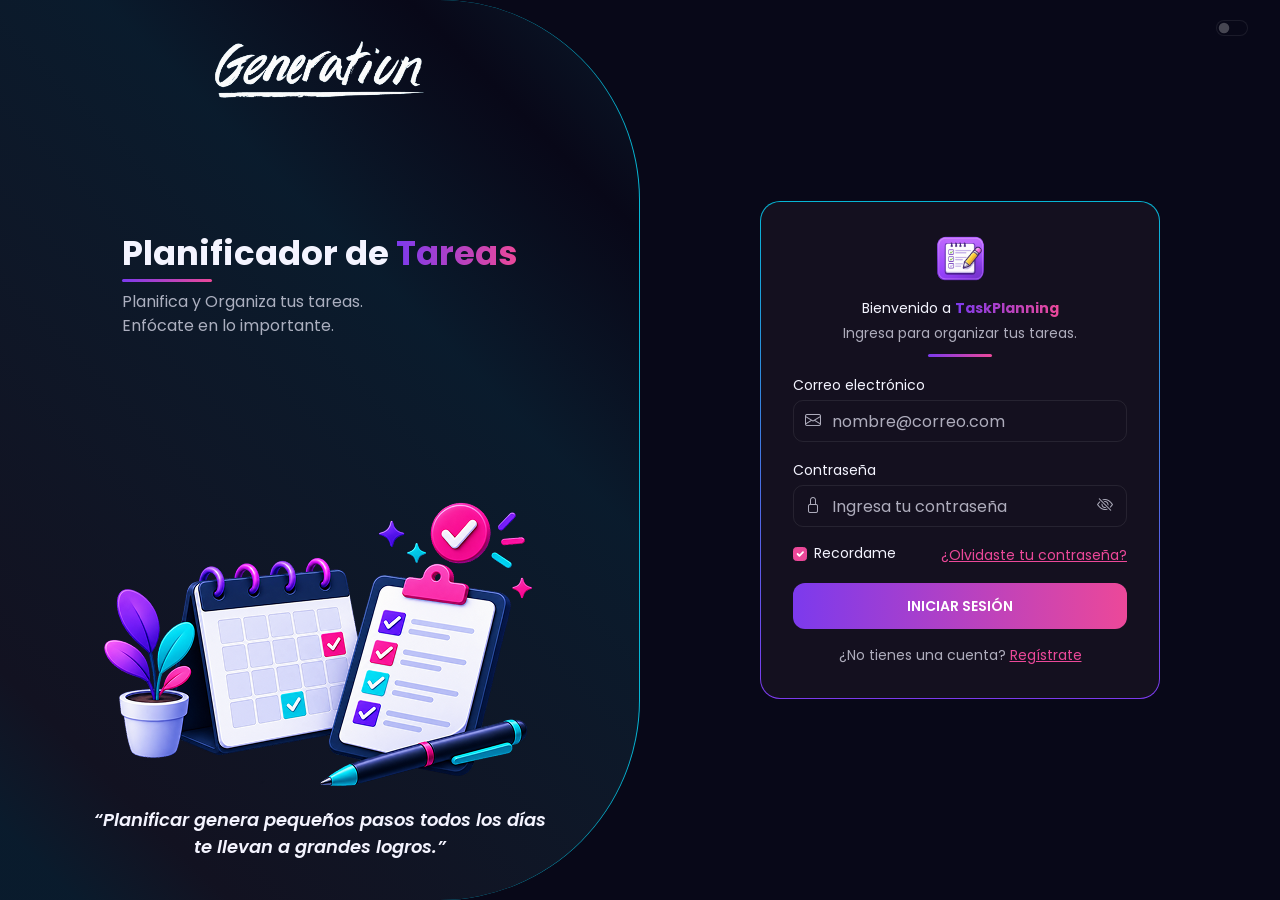
<file: index.html>
<!DOCTYPE html>
<html lang="es">
<head>
  <meta charset="UTF-8">
  <title>Planificador de Tareas</title>
  <script src="Components/auth.js"></script>
</head>
<body>
  <p>Redirigiendo…</p>
  <script>
    window.location.replace(Auth.getUser() ? "pages/tareas/tareas.html" : "pages/inicio-sesion/inicio-sesion.html");
  </script>
</body>
</html>
</file>
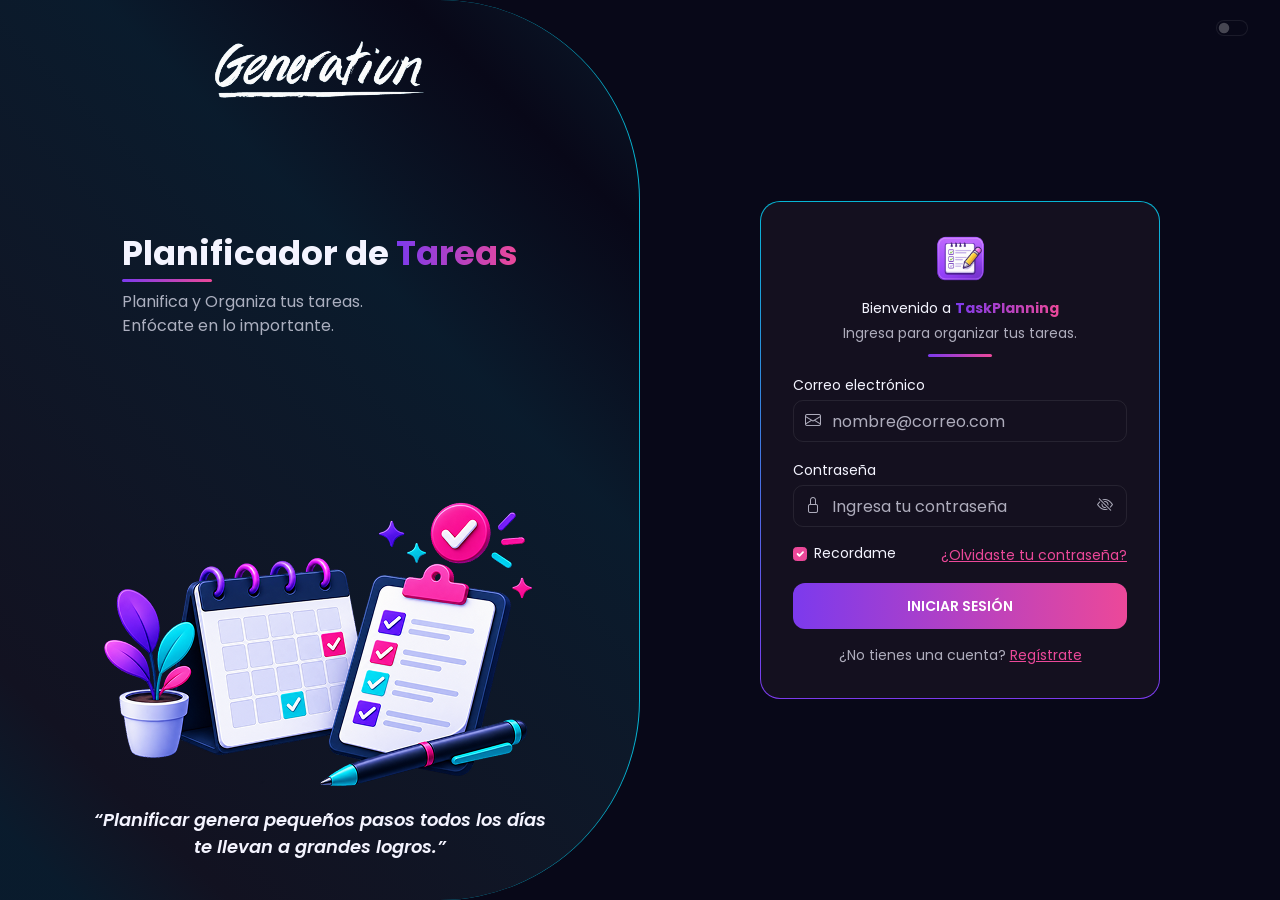
<file: pages/ajustes/ajustes.html>
<!DOCTYPE html>
<html lang="es" data-bs-theme="dark">
<head>
  <meta charset="UTF-8">
  <meta name="viewport" content="width=device-width, initial-scale=1.0">
  <script>
    (function () {
      var theme = localStorage.getItem("planificador.theme") || "dark";
      document.documentElement.setAttribute("data-bs-theme", theme);
      document.documentElement.style.backgroundColor = theme === "light" ? "#fefcf9" : "#080818";
    })();
  </script>
  <title>Ajustes · TaskPlanning</title>
  <link rel="preconnect" href="https://fonts.googleapis.com">
  <link rel="preconnect" href="https://fonts.gstatic.com" crossorigin>
  <link href="https://fonts.googleapis.com/css2?family=Poppins:ital,wght@0,400;0,500;0,600;0,700;0,800&display=swap" rel="stylesheet">
  <link href="https://cdn.jsdelivr.net/npm/bootstrap@5.3.3/dist/css/bootstrap.min.css" rel="stylesheet">
  <link href="https://cdn.jsdelivr.net/npm/bootstrap-icons@1.11.3/font/bootstrap-icons.min.css" rel="stylesheet">
  <link rel="stylesheet" href="../../css/style.css">
</head>
<body class="d-flex flex-column min-vh-100">
  <script src="../../Components/auth.js"></script>
  <script>
    if (!Auth.getUser()) {
      window.location.replace("../inicio-sesion/inicio-sesion.html");
    }
  </script>
    <nav class="navbar navbar-expand-lg sticky-top border-bottom bg-body-tertiary">
    <div class="container-fluid px-4">
      <a class="navbar-brand d-flex align-items-center gap-2" href="../tareas/tareas.html">
        <span class="logo-wrap">
          <img class="logo-crop sponsor-logo-dark" src="../../Assets/Images/logo-dark.png" alt="Logo Planificador de Tareas">
          <img class="logo-fit sponsor-logo-light" src="../../Assets/Images/logo-light.png" alt="Logo Planificador de Tareas">
        </span>
      <span class="text-brand-accent">TaskPlanning</span>
      </a>

      <button class="navbar-toggler" type="button" data-bs-toggle="collapse" data-bs-target="#mainNav" aria-controls="mainNav" aria-expanded="false" aria-label="Abrir menú">
        <span class="navbar-toggler-icon"></span>
      </button>

      <div class="collapse navbar-collapse" id="mainNav">
        <ul class="navbar-nav me-auto mb-3 mb-lg-0 gap-lg-1">
          <li class="nav-item"><a class="nav-link" data-nav-key="dashboard" href="../dashboard/dashboard.html">Dashboard</a></li>
          <li class="nav-item"><a class="nav-link" data-nav-key="tareas" href="../tareas/tareas.html">Tareas</a></li>
          <li class="nav-item"><a class="nav-link" data-nav-key="calendario" href="../calendario/calendario.html">Calendario</a></li>
          <li class="nav-item"><a class="nav-link" data-nav-key="reportes" href="../reportes/reportes.html">Reportes</a></li>
        </ul>

        <div class="d-flex flex-wrap align-items-center gap-2">
          <span class="badge rounded-pill border bg-body-tertiary text-body fw-normal">
            <span class="dot dot-baja"></span>
            Completadas <span id="statCompleted">0</span>
          </span>
          <span class="badge rounded-pill border bg-body-tertiary text-body fw-normal">
            <span class="dot dot-alta"></span>
            Pendientes <span id="statPending">0</span>
          </span>

          <div class="form-check form-switch mb-0 ms-2">
            <input class="form-check-input" type="checkbox" role="switch" id="themeToggle" aria-label="Cambiar a modo claro">
          </div>

          <div class="dropdown ms-2">
            <button class="btn d-flex align-items-center gap-2 border bg-body-tertiary rounded-3 px-2 py-1" type="button" data-bs-toggle="dropdown" aria-expanded="false">
              <span class="avatar-brand" id="navUserInitial">L</span>
              <span class="fw-bold small d-none d-md-inline" id="navUserName">Invitado</span>
            </button>
            <ul class="dropdown-menu dropdown-menu-end">
              <li><a class="dropdown-item" href="../ajustes/ajustes.html">Ajustes</a></li>
              <li><button class="dropdown-item" id="logoutBtn" type="button">Cerrar sesión</button></li>
            </ul>
          </div>
        </div>
      </div>
    </div>
  </nav>
  <script>
    (function () {
      var user = window.Auth ? window.Auth.getUser() : null;
      var name = user ? user.name : "Invitado";
      document.getElementById("navUserName").textContent = name;
      document.getElementById("navUserInitial").textContent = name.charAt(0).toUpperCase();

      var themeToggle = document.getElementById("themeToggle");
      if (themeToggle) {
        themeToggle.checked = (localStorage.getItem("planificador.theme") || "dark") === "light";
      }

      try {
        var cachedStats = JSON.parse(localStorage.getItem("planificador.stats") || "null");
        if (cachedStats) {
          document.getElementById("statCompleted").textContent = cachedStats.completed;
          document.getElementById("statPending").textContent = cachedStats.pending;
        }
      } catch (e) {
        // Sin cache aun, se completa con la primera consulta al backend.
      }
    })();
  </script>

  <main class="container-fluid px-4 py-4 flex-grow-1">
    <div class="d-flex align-items-center gap-2 mb-4">
      <span class="brand-bar"></span>
      <div>
        <h1 class="fs-4 fw-bold mb-0">Ajustes</h1>
        <p class="small text-body-secondary mb-0">Actualiza los datos de tu cuenta.</p>
      </div>
    </div>

    <div class="row justify-content-center g-4">
      <div class="col-12 col-lg-6">
        <div class="card report-card">
          <div class="d-flex align-items-center gap-3 mb-4">
            <span class="avatar-brand" id="settingsAvatar" style="width:56px;height:56px;font-size:22px;">?</span>
            <div>
              <p class="fw-bold mb-0" id="settingsCurrentName">—</p>
              <p class="small text-body-secondary mb-0" id="settingsCurrentEmail">—</p>
            </div>
          </div>

          <div class="alert alert-success py-2 small" id="settingsSuccess" hidden>Datos actualizados correctamente.</div>
          <div class="alert alert-danger py-2 small" id="settingsError" hidden></div>

          <form id="settingsForm" novalidate class="d-flex flex-column gap-3">
            <div>
              <label class="form-label small mb-1" for="settingsName">Nombre</label>
              <input id="settingsName" type="text" class="form-control" autocomplete="name" required>
            </div>

            <div>
              <label class="form-label small mb-1" for="settingsEmail">Correo electrónico</label>
              <input id="settingsEmail" type="email" class="form-control" autocomplete="email" required>
            </div>

            <div>
              <label class="form-label small mb-1" for="settingsBirthDate">Fecha de nacimiento</label>
              <input id="settingsBirthDate" type="date" class="form-control">
            </div>

            <button type="submit" class="btn btn-brand">GUARDAR CAMBIOS</button>
          </form>
        </div>

        <div class="card report-card mt-4">
          <div class="d-flex align-items-center gap-2 mb-3">
            <span class="brand-bar"></span>
            <h2 class="fs-6 fw-semibold mb-0">CAMBIAR CONTRASEÑA</h2>
          </div>

          <div class="alert alert-success py-2 small" id="passwordSuccess" hidden>Contraseña actualizada correctamente.</div>
          <div class="alert alert-danger py-2 small" id="passwordError" hidden></div>

          <form id="passwordForm" novalidate class="d-flex flex-column gap-3">
            <div>
              <label class="form-label small mb-1" for="settingsPassword">Nueva contraseña</label>
              <input id="settingsPassword" type="password" class="form-control" placeholder="Escribe tu nueva contraseña" autocomplete="new-password" minlength="5" required>
            </div>

            <button type="submit" class="btn btn-outline-secondary">ACTUALIZAR CONTRASEÑA</button>
          </form>
        </div>
      </div>
    </div>
  </main>

    <footer class="border-top bg-body-tertiary mt-auto">
    <div class="container-fluid px-4 py-5">
      <div class="row g-4">
        <div class="col-12 col-md-5">
          <p class="fw-bold mb-2">Planificador de Tareas</p>
          <p class="small text-body-secondary">Organiza tus tareas de forma inteligente. Productividad sin fricciones, diseñada para ti.</p>
          <p class="small fw-bold mb-1" style="color: var(--accent-1);">AUTORA</p>
          <p class="small fw-semibold mb-0">Lizeth Andrea Caro Silva</p>
        </div>

        <div class="col-6 col-md-3">
          <p class="small fw-bold mb-2" style="color: var(--accent-1);">NAVEGACIÓN</p>
          <ul class="list-unstyled d-flex flex-column gap-2 small mb-0">
            <li><a class="text-body-secondary text-decoration-none" href="../dashboard/dashboard.html">Dashboard</a></li>
            <li><a class="text-body-secondary text-decoration-none" href="../tareas/tareas.html">Lista de Tareas</a></li>
            <li><a class="text-body-secondary text-decoration-none" href="../calendario/calendario.html">Calendario</a></li>
            <li><a class="text-body-secondary text-decoration-none" href="../reportes/reportes.html">Reportes</a></li>
            <li><a class="text-body-secondary text-decoration-none" href="../ajustes/ajustes.html">Ajustes</a></li>
          </ul>
        </div>

        <div class="col-6 col-md-4">
          <p class="small fw-bold mb-2" style="color: var(--accent-1);">PATROCINADORES</p>
          <p class="small text-body-secondary">Proyecto posible gracias al apoyo de nuestros patrocinadores principales.</p>
          <div class="card bg-body-secondary p-3 d-inline-flex" style="width: fit-content;">
            <div class="sponsor-logo-wrap sponsor-logo-dark">
              <img src="../../Assets/Images/sponsor-dark.png" alt="Generation">
            </div>
            <div class="sponsor-logo-wrap sponsor-logo-light">
              <img src="../../Assets/Images/sponsor-light.png" alt="Generation">
            </div>
            <p class="small text-body-secondary mt-2 mb-0">Patrocinador Principal</p>
          </div>
        </div>
      </div>
    </div>

    <div class="border-top py-3">
      <div class="container-fluid px-4">
        <p class="small text-body-secondary mb-0">© 2025 Planificador de Tareas · Lizeth Andrea Caro Silva</p>
      </div>
    </div>
  </footer>

  <script src="https://cdn.jsdelivr.net/npm/bootstrap@5.3.3/dist/js/bootstrap.bundle.min.js"></script>
  <script src="../../Components/config.js"></script>
  <script src="../../Components/navbar.js"></script>
  <script src="ajustes.js"></script>
  <script>
    Components.initNavbar("ajustes");
  </script>
</body>
</html>
</file>
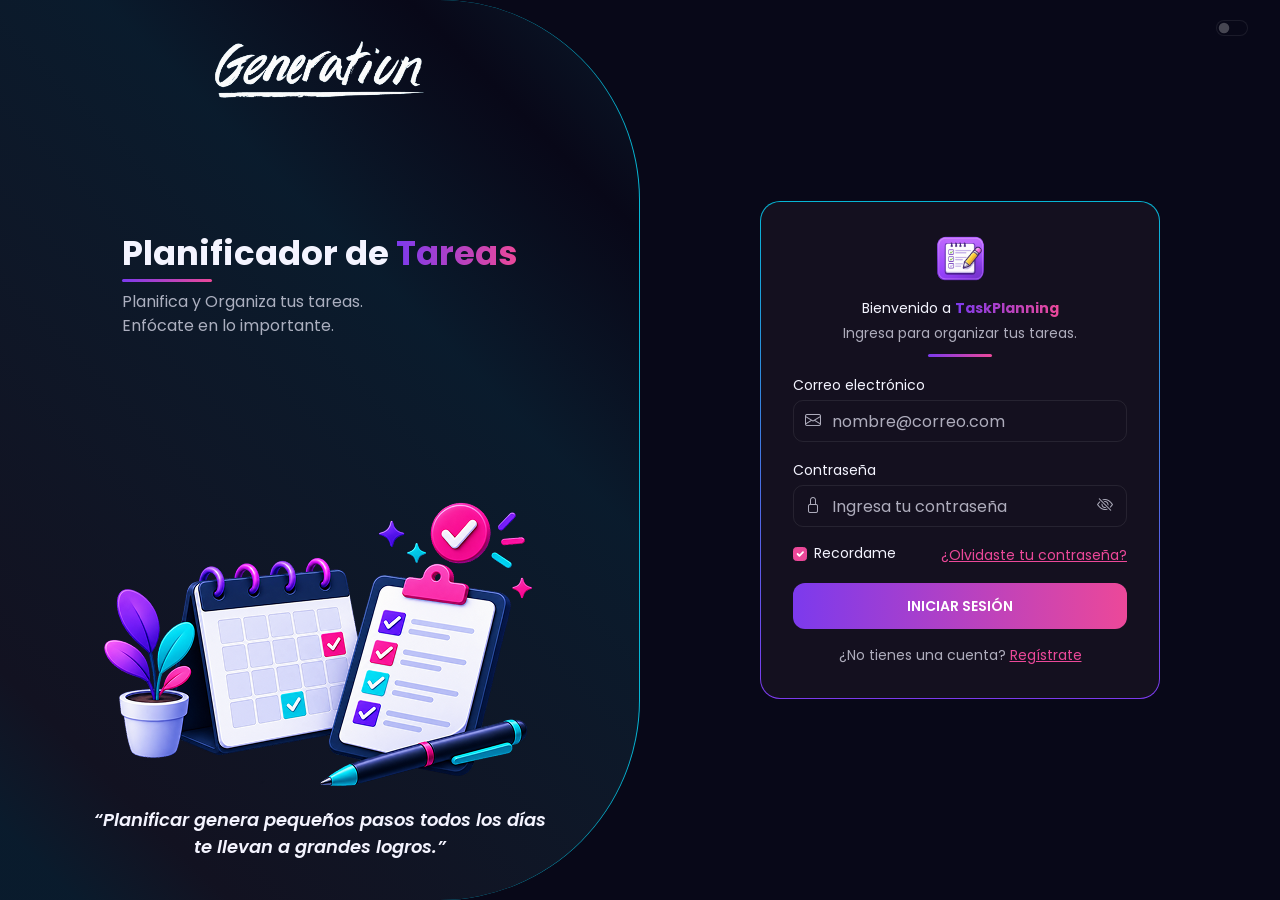
<file: pages/calendario/calendario.html>
<!DOCTYPE html>
<html lang="es" data-bs-theme="dark">
<head>
  <meta charset="UTF-8">
  <meta name="viewport" content="width=device-width, initial-scale=1.0">
  <script>
    (function () {
      var theme = localStorage.getItem("planificador.theme") || "dark";
      document.documentElement.setAttribute("data-bs-theme", theme);
      document.documentElement.style.backgroundColor = theme === "light" ? "#fefcf9" : "#080818";
    })();
  </script>
  <title>Calendario · TaskPlanning</title>
  <link rel="preconnect" href="https://fonts.googleapis.com">
  <link rel="preconnect" href="https://fonts.gstatic.com" crossorigin>
  <link href="https://fonts.googleapis.com/css2?family=Poppins:ital,wght@0,400;0,500;0,600;0,700;0,800&display=swap" rel="stylesheet">
  <link href="https://cdn.jsdelivr.net/npm/bootstrap@5.3.3/dist/css/bootstrap.min.css" rel="stylesheet">
  <link href="https://cdn.jsdelivr.net/npm/bootstrap-icons@1.11.3/font/bootstrap-icons.min.css" rel="stylesheet">
  <link rel="stylesheet" href="../../css/style.css">
</head>
<body class="d-flex flex-column min-vh-100">
  <script src="../../Components/auth.js"></script>
  <script>
    if (!Auth.getUser()) {
      window.location.replace("../inicio-sesion/inicio-sesion.html");
    }
  </script>
    <nav class="navbar navbar-expand-lg sticky-top border-bottom bg-body-tertiary">
    <div class="container-fluid px-4">
      <a class="navbar-brand d-flex align-items-center gap-2" href="../tareas/tareas.html">
        <span class="logo-wrap">
          <img class="logo-crop sponsor-logo-dark" src="../../Assets/Images/logo-dark.png" alt="Logo Planificador de Tareas">
          <img class="logo-fit sponsor-logo-light" src="../../Assets/Images/logo-light.png" alt="Logo Planificador de Tareas">
        </span>
      <span class="text-brand-accent">TaskPlanning</span>
      </a>

      <button class="navbar-toggler" type="button" data-bs-toggle="collapse" data-bs-target="#mainNav" aria-controls="mainNav" aria-expanded="false" aria-label="Abrir menú">
        <span class="navbar-toggler-icon"></span>
      </button>

      <div class="collapse navbar-collapse" id="mainNav">
        <ul class="navbar-nav me-auto mb-3 mb-lg-0 gap-lg-1">
          <li class="nav-item"><a class="nav-link" data-nav-key="dashboard" href="../dashboard/dashboard.html">Dashboard</a></li>
          <li class="nav-item"><a class="nav-link" data-nav-key="tareas" href="../tareas/tareas.html">Tareas</a></li>
          <li class="nav-item"><a class="nav-link" data-nav-key="calendario" href="../calendario/calendario.html">Calendario</a></li>
          <li class="nav-item"><a class="nav-link" data-nav-key="reportes" href="../reportes/reportes.html">Reportes</a></li>
        </ul>

        <div class="d-flex flex-wrap align-items-center gap-2">
          <span class="badge rounded-pill border bg-body-tertiary text-body fw-normal">
            <span class="dot dot-baja"></span>
            Completadas <span id="statCompleted">0</span>
          </span>
          <span class="badge rounded-pill border bg-body-tertiary text-body fw-normal">
            <span class="dot dot-alta"></span>
            Pendientes <span id="statPending">0</span>
          </span>

          <div class="form-check form-switch mb-0 ms-2">
            <input class="form-check-input" type="checkbox" role="switch" id="themeToggle" aria-label="Cambiar a modo claro">
          </div>

          <div class="dropdown ms-2">
            <button class="btn d-flex align-items-center gap-2 border bg-body-tertiary rounded-3 px-2 py-1" type="button" data-bs-toggle="dropdown" aria-expanded="false">
              <span class="avatar-brand" id="navUserInitial">L</span>
              <span class="fw-bold small d-none d-md-inline" id="navUserName">Invitado</span>
            </button>
            <ul class="dropdown-menu dropdown-menu-end">
              <li><a class="dropdown-item" href="../ajustes/ajustes.html">Ajustes</a></li>
              <li><button class="dropdown-item" id="logoutBtn" type="button">Cerrar sesión</button></li>
            </ul>
          </div>
        </div>
      </div>
    </div>
  </nav>
  <script>
    (function () {
      var user = window.Auth ? window.Auth.getUser() : null;
      var name = user ? user.name : "Invitado";
      document.getElementById("navUserName").textContent = name;
      document.getElementById("navUserInitial").textContent = name.charAt(0).toUpperCase();

      var themeToggle = document.getElementById("themeToggle");
      if (themeToggle) {
        themeToggle.checked = (localStorage.getItem("planificador.theme") || "dark") === "light";
      }

      try {
        var cachedStats = JSON.parse(localStorage.getItem("planificador.stats") || "null");
        if (cachedStats) {
          document.getElementById("statCompleted").textContent = cachedStats.completed;
          document.getElementById("statPending").textContent = cachedStats.pending;
        }
      } catch (e) {
        // Sin cache aun, se completa con la primera consulta al backend.
      }
    })();
  </script>

  <main class="container-fluid px-4 py-4 flex-grow-1">
    <div class="d-flex flex-wrap align-items-center justify-content-between gap-3 mb-4">
      <div class="d-flex align-items-center gap-2">
        <span class="brand-bar"></span>
        <h1 class="fs-4 fw-bold mb-0">Calendario</h1>
      </div>

      <div class="d-flex align-items-center gap-2">
        <button class="btn btn-outline-secondary btn-sm" id="calPrevBtn" type="button" aria-label="Mes anterior">
          <i class="bi bi-chevron-left"></i>
        </button>
        <span class="cal-month-label" id="calMonthLabel">—</span>
        <button class="btn btn-outline-secondary btn-sm" id="calNextBtn" type="button" aria-label="Mes siguiente">
          <i class="bi bi-chevron-right"></i>
        </button>
        <button class="btn btn-brand btn-sm ms-2" id="calTodayBtn" type="button">HOY</button>
      </div>
    </div>

    <div class="row g-4">
      <section class="col-12 col-xl-8">
        <div class="card cal-card">
          <div class="cal-grid cal-grid-header">
            <span>Lun</span><span>Mar</span><span>Mié</span><span>Jue</span><span>Vie</span>
            <span class="cal-weekend-label">Sáb</span><span class="cal-weekend-label">Dom</span>
          </div>
          <div class="cal-grid cal-grid-body" id="calGrid"></div>

          <div class="d-flex flex-wrap gap-3 mt-3 cal-legend">
            <span class="d-flex align-items-center gap-2"><span class="dot dot-baja"></span>PENDIENTE</span>
            <span class="d-flex align-items-center gap-2"><span class="dot dot-alta"></span>EN PROGRESO</span>
            <span class="d-flex align-items-center gap-2"><span class="dot dot-media"></span>REVISIÓN</span>
            <span class="d-flex align-items-center gap-2"><span class="dot dot-hecho"></span>HECHO</span>
          </div>
        </div>
      </section>

      <aside class="col-12 col-xl-4">
        <div class="card cal-card h-100 d-flex flex-column">
          <div class="d-flex align-items-center gap-2 mb-3">
            <span class="brand-bar"></span>
            <h2 class="fs-6 fw-semibold mb-0" id="calSelectedDateLabel">Tareas del día</h2>
          </div>

          <div class="alert alert-danger py-2 small" id="calError" hidden></div>

          <div class="flex-grow-1 d-flex flex-column" id="calDayPanel">
            <div class="d-flex flex-column gap-2" id="calSelectedTasks"></div>

            <p class="text-center text-body-secondary small mb-0 flex-grow-1 d-flex align-items-center justify-content-center" id="calEmptyState" hidden>
              No hay tareas programadas para este día.
            </p>
          </div>

          <nav aria-label="Paginación de tareas del día" class="mt-3">
            <ul class="pagination justify-content-center mb-0" id="calPagination"></ul>
          </nav>
        </div>
      </aside>
    </div>
  </main>

    <footer class="border-top bg-body-tertiary mt-auto">
    <div class="container-fluid px-4 py-5">
      <div class="row g-4">
        <div class="col-12 col-md-5">
          <p class="fw-bold mb-2">Planificador de Tareas</p>
          <p class="small text-body-secondary">Organiza tus tareas de forma inteligente. Productividad sin fricciones, diseñada para ti.</p>
          <p class="small fw-bold mb-1" style="color: var(--accent-1);">AUTORA</p>
          <p class="small fw-semibold mb-0">Lizeth Andrea Caro Silva</p>
        </div>

        <div class="col-6 col-md-3">
          <p class="small fw-bold mb-2" style="color: var(--accent-1);">NAVEGACIÓN</p>
          <ul class="list-unstyled d-flex flex-column gap-2 small mb-0">
            <li><a class="text-body-secondary text-decoration-none" href="../dashboard/dashboard.html">Dashboard</a></li>
            <li><a class="text-body-secondary text-decoration-none" href="../tareas/tareas.html">Lista de Tareas</a></li>
            <li><a class="text-body-secondary text-decoration-none" href="../calendario/calendario.html">Calendario</a></li>
            <li><a class="text-body-secondary text-decoration-none" href="../reportes/reportes.html">Reportes</a></li>
            <li><a class="text-body-secondary text-decoration-none" href="../ajustes/ajustes.html">Ajustes</a></li>
          </ul>
        </div>

        <div class="col-6 col-md-4">
          <p class="small fw-bold mb-2" style="color: var(--accent-1);">PATROCINADORES</p>
          <p class="small text-body-secondary">Proyecto posible gracias al apoyo de nuestros patrocinadores principales.</p>
          <div class="card bg-body-secondary p-3 d-inline-flex" style="width: fit-content;">
            <div class="sponsor-logo-wrap sponsor-logo-dark">
              <img src="../../Assets/Images/sponsor-dark.png" alt="Generation">
            </div>
            <div class="sponsor-logo-wrap sponsor-logo-light">
              <img src="../../Assets/Images/sponsor-light.png" alt="Generation">
            </div>
            <p class="small text-body-secondary mt-2 mb-0">Patrocinador Principal</p>
          </div>
        </div>
      </div>
    </div>

    <div class="border-top py-3">
      <div class="container-fluid px-4">
        <p class="small text-body-secondary mb-0">© 2025 Planificador de Tareas · Lizeth Andrea Caro Silva</p>
      </div>
    </div>
  </footer>

  <script src="https://cdn.jsdelivr.net/npm/bootstrap@5.3.3/dist/js/bootstrap.bundle.min.js"></script>
  <script src="../../Components/config.js"></script>
  <script src="../../Components/navbar.js"></script>
  <script src="calendario.js"></script>
  <script>
    Components.initNavbar("calendario");
  </script>
</body>
</html>
</file>
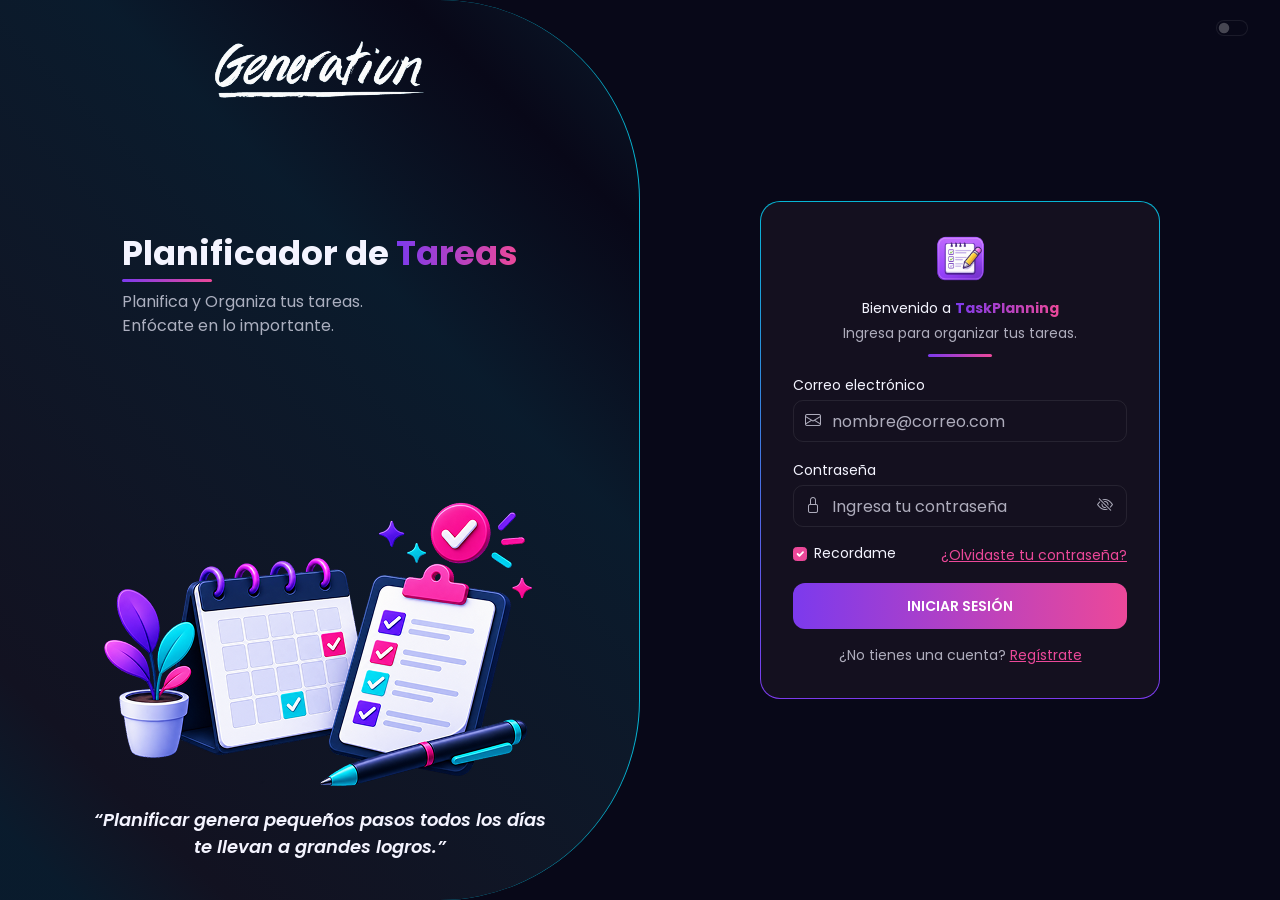
<file: pages/dashboard/dashboard.html>
<!DOCTYPE html>
<html lang="es" data-bs-theme="dark">

<head>
  <meta charset="UTF-8">
  <meta name="viewport" content="width=device-width, initial-scale=1.0">
  <script>
    (function () {
      var theme = localStorage.getItem("planificador.theme") || "dark";
      document.documentElement.setAttribute("data-bs-theme", theme);
      document.documentElement.style.backgroundColor = theme === "light" ? "#fefcf9" : "#080818";
    })();
  </script>
  <title>Dashboard · TaskPlanning</title>
  <link rel="preconnect" href="https://fonts.googleapis.com">
  <link rel="preconnect" href="https://fonts.gstatic.com" crossorigin>
  <link href="https://fonts.googleapis.com/css2?family=Poppins:ital,wght@0,400;0,500;0,600;0,700;0,800&display=swap"
    rel="stylesheet">
  <link href="https://cdn.jsdelivr.net/npm/bootstrap@5.3.3/dist/css/bootstrap.min.css" rel="stylesheet">
  <link href="https://cdn.jsdelivr.net/npm/bootstrap-icons@1.11.3/font/bootstrap-icons.min.css" rel="stylesheet">
  <link rel="stylesheet" href="../../css/style.css">
</head>

<body class="d-flex flex-column min-vh-100">
  <script src="../../Components/auth.js"></script>
  <script>
    if (!Auth.getUser()) {
      window.location.replace("../inicio-sesion/inicio-sesion.html");
    }
  </script>
    <nav class="navbar navbar-expand-lg sticky-top border-bottom bg-body-tertiary">
    <div class="container-fluid px-4">
      <a class="navbar-brand d-flex align-items-center gap-2" href="../tareas/tareas.html">
        <span class="logo-wrap">
          <img class="logo-crop sponsor-logo-dark" src="../../Assets/Images/logo-dark.png" alt="Logo Planificador de Tareas">
          <img class="logo-fit sponsor-logo-light" src="../../Assets/Images/logo-light.png" alt="Logo Planificador de Tareas">
        </span>
      <span class="text-brand-accent">TaskPlanning</span>
      </a>

      <button class="navbar-toggler" type="button" data-bs-toggle="collapse" data-bs-target="#mainNav" aria-controls="mainNav" aria-expanded="false" aria-label="Abrir menú">
        <span class="navbar-toggler-icon"></span>
      </button>

      <div class="collapse navbar-collapse" id="mainNav">
        <ul class="navbar-nav me-auto mb-3 mb-lg-0 gap-lg-1">
          <li class="nav-item"><a class="nav-link" data-nav-key="dashboard" href="../dashboard/dashboard.html">Dashboard</a></li>
          <li class="nav-item"><a class="nav-link" data-nav-key="tareas" href="../tareas/tareas.html">Tareas</a></li>
          <li class="nav-item"><a class="nav-link" data-nav-key="calendario" href="../calendario/calendario.html">Calendario</a></li>
          <li class="nav-item"><a class="nav-link" data-nav-key="reportes" href="../reportes/reportes.html">Reportes</a></li>
        </ul>

        <div class="d-flex flex-wrap align-items-center gap-2">
          <span class="badge rounded-pill border bg-body-tertiary text-body fw-normal">
            <span class="dot dot-baja"></span>
            Completadas <span id="statCompleted">0</span>
          </span>
          <span class="badge rounded-pill border bg-body-tertiary text-body fw-normal">
            <span class="dot dot-alta"></span>
            Pendientes <span id="statPending">0</span>
          </span>

          <div class="form-check form-switch mb-0 ms-2">
            <input class="form-check-input" type="checkbox" role="switch" id="themeToggle" aria-label="Cambiar a modo claro">
          </div>

          <div class="dropdown ms-2">
            <button class="btn d-flex align-items-center gap-2 border bg-body-tertiary rounded-3 px-2 py-1" type="button" data-bs-toggle="dropdown" aria-expanded="false">
              <span class="avatar-brand" id="navUserInitial">L</span>
              <span class="fw-bold small d-none d-md-inline" id="navUserName">Invitado</span>
            </button>
            <ul class="dropdown-menu dropdown-menu-end">
              <li><a class="dropdown-item" href="../ajustes/ajustes.html">Ajustes</a></li>
              <li><button class="dropdown-item" id="logoutBtn" type="button">Cerrar sesión</button></li>
            </ul>
          </div>
        </div>
      </div>
    </div>
  </nav>
  <script>
    (function () {
      var user = window.Auth ? window.Auth.getUser() : null;
      var name = user ? user.name : "Invitado";
      document.getElementById("navUserName").textContent = name;
      document.getElementById("navUserInitial").textContent = name.charAt(0).toUpperCase();

      var themeToggle = document.getElementById("themeToggle");
      if (themeToggle) {
        themeToggle.checked = (localStorage.getItem("planificador.theme") || "dark") === "light";
      }

      try {
        var cachedStats = JSON.parse(localStorage.getItem("planificador.stats") || "null");
        if (cachedStats) {
          document.getElementById("statCompleted").textContent = cachedStats.completed;
          document.getElementById("statPending").textContent = cachedStats.pending;
        }
      } catch (e) {
        // Sin cache aun, se completa con la primera consulta al backend.
      }
    })();
  </script>

  <main class="container-fluid px-4 py-4 flex-grow-1">

    <header class="mb-4">
      <h1 class="fw-bold mb-1" style="font-size: 2.75rem; letter-spacing: -0.5px;">Bienvenido</h1>
      <p class="fst-italic text-secondary fs-5 mb-0">“Un día productivo comienza tomando adecuadas decisiones”</p>
    </header>


    <div class="row dashboard-row align-items-stretch">

      <div class="col-12 col-lg-5 col-xl-4 d-flex">
        <section class="card dashboard-card dashboard-card-today flex-grow-1">
          <h2 class="fs-5 fw-bold mb-3">Tareas de hoy</h2>

          <div class="alert alert-danger py-2 small" id="dashError" hidden></div>

          <div class="d-flex flex-column gap-1 flex-grow-1" id="dashTodayTasks"></div>

          <p class="text-body-secondary small text-center py-3 mb-0" id="dashTodayEmpty" hidden>
            No tienes tareas programadas para hoy.
          </p>


          <a href="../tareas/tareas.html" class="dash-add-task-link">
            <i class="bi bi-plus-circle fs-5"></i>
            <span>Agregar tarea</span>
          </a>
        </section>
      </div>

      <div class="col-12 col-lg-4 col-xl-4 d-flex">
        <section class="card dashboard-card dashboard-card-calendar flex-grow-1">

          <div class="mini-cal-month-pill" id="dashMiniCalMonth">—</div>

          <table class="mini-cal-table">
            <thead>
              <tr>
                <th>Lu</th>
                <th>Ma</th>
                <th>Mi</th>
                <th>Ju</th>
                <th>Vi</th>
                <th class="cal-weekend">Sá</th>
                <th class="cal-weekend">Do</th>
              </tr>
            </thead>
            <tbody id="dashMiniCalBody"></tbody>
          </table>


          <div class="dash-art-wrap">
            <img class="dash-art-img sponsor-logo-dark" src="../../Assets/Images/dashboard-art-dark.png"
              alt="Ilustración productiva">
            <img class="dash-art-img sponsor-logo-light" src="../../Assets/Images/dashboard-art-light.png"
              alt="Ilustración productiva">
          </div>
        </section>
      </div>


      <div class="col-12 col-lg-3 col-xl-4 dashboard-right-col">
        <section class="card dashboard-card dashboard-card-progress flex-grow-1">
          <h2 class="fs-5 fw-bold w-100 text-start mb-0">Progreso Hoy</h2>
          <div class="dash-progress-ring-box">
            <svg class="dash-progress-ring-svg" viewBox="0 0 240 240">
              <defs>
                <linearGradient id="dashProgressGradient" x1="0%" y1="0%" x2="100%" y2="0%">
                  <stop class="progress-gradient-start" offset="0%"></stop>
                  <stop class="progress-gradient-end" offset="100%"></stop>
                </linearGradient>
              </defs>
              <circle class="dash-progress-track" cx="120" cy="120" r="100"></circle>
              <circle class="dash-progress-fill" id="dashProgressRing" cx="120" cy="120" r="100"></circle>
            </svg>

            <div class="dash-progress-center">
              <span class="dash-progress-pct" id="dashProgressPct">0%</span>
              <span class="dash-progress-focus">Progreso de hoy</span>
            </div>
          </div>
      </div>
      </section>

      <section class="card dashboard-card dashboard-card-streak">
        <h2 class="fs-5 fw-bold mb-3">Racha</h2>

        <div class="d-flex align-items-center gap-3">
          <div class="dash-streak-flame">
            <i class="bi bi-fire"></i>
          </div>
          <div>
            <div class="lh-1 mb-1">
              <span class="display-6 fw-bold" id="dashStreakDays">0</span>
              <span class="fs-5 fw-semibold ms-1">días</span>
            </div>
            <div class="fw-bold fs-6" id="dashStreakMsg">Completa una tarea hoy</div>
          </div>
        </div>
      </section>



    </div>

    </div>
  </main>

    <footer class="border-top bg-body-tertiary mt-auto">
    <div class="container-fluid px-4 py-5">
      <div class="row g-4">
        <div class="col-12 col-md-5">
          <p class="fw-bold mb-2">Planificador de Tareas</p>
          <p class="small text-body-secondary">Organiza tus tareas de forma inteligente. Productividad sin fricciones, diseñada para ti.</p>
          <p class="small fw-bold mb-1" style="color: var(--accent-1);">AUTORA</p>
          <p class="small fw-semibold mb-0">Lizeth Andrea Caro Silva</p>
        </div>

        <div class="col-6 col-md-3">
          <p class="small fw-bold mb-2" style="color: var(--accent-1);">NAVEGACIÓN</p>
          <ul class="list-unstyled d-flex flex-column gap-2 small mb-0">
            <li><a class="text-body-secondary text-decoration-none" href="../dashboard/dashboard.html">Dashboard</a></li>
            <li><a class="text-body-secondary text-decoration-none" href="../tareas/tareas.html">Lista de Tareas</a></li>
            <li><a class="text-body-secondary text-decoration-none" href="../calendario/calendario.html">Calendario</a></li>
            <li><a class="text-body-secondary text-decoration-none" href="../reportes/reportes.html">Reportes</a></li>
            <li><a class="text-body-secondary text-decoration-none" href="../ajustes/ajustes.html">Ajustes</a></li>
          </ul>
        </div>

        <div class="col-6 col-md-4">
          <p class="small fw-bold mb-2" style="color: var(--accent-1);">PATROCINADORES</p>
          <p class="small text-body-secondary">Proyecto posible gracias al apoyo de nuestros patrocinadores principales.</p>
          <div class="card bg-body-secondary p-3 d-inline-flex" style="width: fit-content;">
            <div class="sponsor-logo-wrap sponsor-logo-dark">
              <img src="../../Assets/Images/sponsor-dark.png" alt="Generation">
            </div>
            <div class="sponsor-logo-wrap sponsor-logo-light">
              <img src="../../Assets/Images/sponsor-light.png" alt="Generation">
            </div>
            <p class="small text-body-secondary mt-2 mb-0">Patrocinador Principal</p>
          </div>
        </div>
      </div>
    </div>

    <div class="border-top py-3">
      <div class="container-fluid px-4">
        <p class="small text-body-secondary mb-0">© 2025 Planificador de Tareas · Lizeth Andrea Caro Silva</p>
      </div>
    </div>
  </footer>

  <script src="https://cdn.jsdelivr.net/npm/bootstrap@5.3.3/dist/js/bootstrap.bundle.min.js"></script>
  <script src="../../Components/config.js"></script>
  <script src="../../Components/navbar.js"></script>
  <script src="dashboard.js"></script>
  <script>
    Components.initNavbar("dashboard");
  </script>
</body>

</html>
</file>
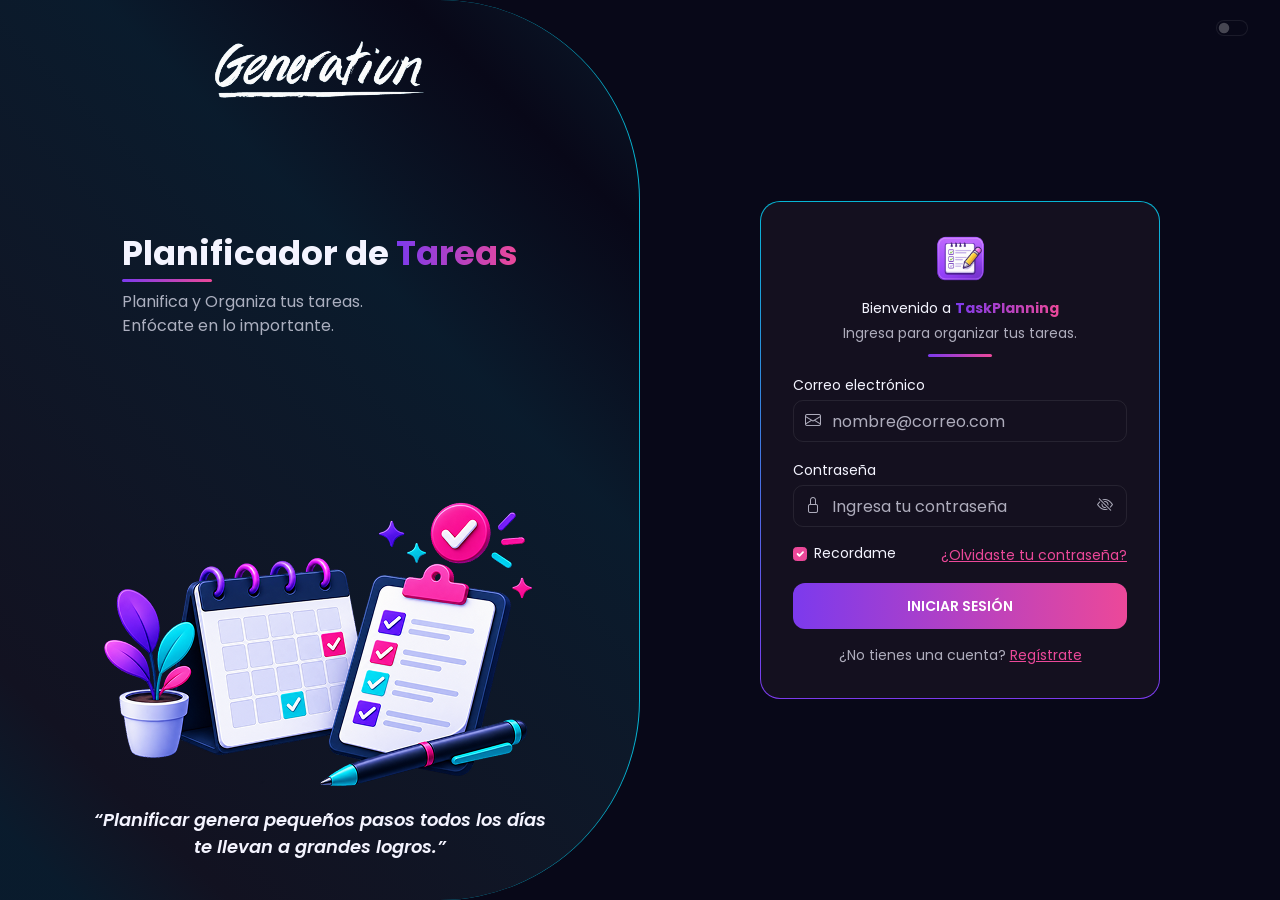
<file: pages/inicio-sesion/inicio-sesion.html>
<!DOCTYPE html>
<html lang="es" data-bs-theme="dark">
<head>
  <meta charset="UTF-8">
  <meta name="viewport" content="width=device-width, initial-scale=1.0">
  <script>
    (function () {
      var theme = localStorage.getItem("planificador.theme") || "dark";
      document.documentElement.setAttribute("data-bs-theme", theme);
      document.documentElement.style.backgroundColor = theme === "light" ? "#fefcf9" : "#080818";
    })();
  </script>
  <title>Iniciar sesión · TaskPlanning</title>
  <link rel="preconnect" href="https://fonts.googleapis.com">
  <link rel="preconnect" href="https://fonts.gstatic.com" crossorigin>
  <link href="https://fonts.googleapis.com/css2?family=Poppins:ital,wght@0,400;0,500;0,600;0,700;0,800&display=swap" rel="stylesheet">
  <link href="https://cdn.jsdelivr.net/npm/bootstrap@5.3.3/dist/css/bootstrap.min.css" rel="stylesheet">
  <link href="https://cdn.jsdelivr.net/npm/bootstrap-icons@1.11.3/font/bootstrap-icons.min.css" rel="stylesheet">
  <link rel="stylesheet" href="../../css/style.css">
</head>
<body>
  <div class="form-check form-switch position-absolute top-0 end-0 mt-3 me-4" style="z-index: 10;">
    <input class="form-check-input" type="checkbox" role="switch" id="themeToggle" aria-label="Cambiar a modo claro">
  </div>

  <div class="row g-0 auth-shell">
    <!-- Ilustración / marca -->
    <div class="col-12 col-lg-6 auth-illustration">
      <div class="sponsor-logo-wrap sponsor-logo-dark auth-brand-logo">
        <img src="../../Assets/Images/sponsor-dark.png" alt="Generation">
      </div>
      <div class="sponsor-logo-wrap sponsor-logo-light auth-brand-logo">
        <img src="../../Assets/Images/sponsor-light.png" alt="Generation">
      </div>

      <div>
        <h1 class="fw-bold mb-0" style="font-size: 34px;">Planificador de <span class="text-brand-gradient">Tareas</span></h1>
        <div class="auth-heading-underline mb-2"></div>
        <p class="mb-0 text-body-secondary">Planifica y Organiza tus tareas.</p>
        <p class="text-body-secondary">Enfócate en lo importante.</p>
      </div>

      <div>
        <img class="auth-illustration-img sponsor-logo-dark" src="../../Assets/Images/imagen-iniciar-sesion-dark.png" alt="Ilustración de planificación de tareas">
        <img class="auth-illustration-img sponsor-logo-light" src="../../Assets/Images/imagen-iniciar-sesion-light.png" alt="Ilustración de planificación de tareas">
        <p class="fst-italic text-center fw-semibold mb-0" style="font-size: 18px;">
          “Planificar genera pequeños pasos todos los días<br>te llevan a grandes logros.”
        </p>
      </div>
    </div>

    <!-- Formulario -->
    <div class="col-12 col-lg-6 auth-card-col">
      <div class="auth-card">
        <div class="auth-icon-badge">
          <img class="logo-crop sponsor-logo-dark" src="../../Assets/Images/logo-dark.png" alt="Logo TaskPlanning">
          <img class="logo-fit sponsor-logo-light" src="../../Assets/Images/logo-light.png" alt="Logo TaskPlanning">
        </div>

        <p class="text-center small mb-1">Bienvenido a <strong class="text-brand-accent">TaskPlanning</strong></p>
        <p class="text-center text-body-secondary small mb-0">Ingresa para organizar tus tareas.</p>
        <div class="auth-underline"></div>

        <div class="alert alert-danger py-2 small mt-3 mb-0" id="loginError" hidden>Correo o contraseña incorrectos.</div>

        <form id="loginForm" novalidate class="d-flex flex-column gap-3 mt-3">
          <div>
            <label for="email" class="form-label small mb-1">Correo electrónico</label>
            <div class="auth-field">
              <i class="bi bi-envelope field-icon"></i>
              <input id="email" name="email" type="email" class="form-control" placeholder="nombre@correo.com" autocomplete="username" required>
            </div>
          </div>

          <div>
            <label for="password" class="form-label small mb-1">Contraseña</label>
            <div class="auth-field has-toggle">
              <i class="bi bi-lock field-icon"></i>
              <input id="password" name="password" type="password" class="form-control" placeholder="Ingresa tu contraseña" autocomplete="current-password" required>
              <button class="field-toggle" type="button" id="togglePassword" aria-label="Mostrar contraseña">
                <i class="bi bi-eye-slash"></i>
              </button>
            </div>
          </div>

          <div class="d-flex align-items-center justify-content-between small">
            <div class="form-check mb-0">
              <input class="form-check-input" type="checkbox" id="rememberMe" checked>
              <label class="form-check-label" for="rememberMe">Recordame</label>
            </div>
            <a href="#" data-bs-toggle="modal" data-bs-target="#forgotPasswordModal">¿Olvidaste tu contraseña?</a>
          </div>

          <button type="submit" class="btn btn-brand">INICIAR SESIÓN</button>
        </form>

        <p class="text-center small text-body-secondary mt-3 mb-0">
          ¿No tienes una cuenta?
          <a href="../registro/registro.html">Regístrate</a>
        </p>
      </div>
    </div>
  </div>

  <!-- Diálogo: ¿Olvidaste tu contraseña? -->
  <div class="modal fade" id="forgotPasswordModal" tabindex="-1" aria-labelledby="forgotPasswordModalLabel" aria-hidden="true">
    <div class="modal-dialog modal-dialog-centered">
      <div class="modal-content">
        <div class="modal-header border-0 pb-0">
          <h5 class="modal-title fw-bold" id="forgotPasswordModalLabel">Restablecer contraseña</h5>
          <button type="button" class="btn-close" data-bs-dismiss="modal" aria-label="Cerrar"></button>
        </div>
        <div class="modal-body">
          <p class="small text-body-secondary">Escribe tu correo y la nueva contraseña que quieres usar.</p>

          <div class="alert alert-success py-2 small" id="resetSuccess" hidden>Contraseña actualizada. Ya puedes iniciar sesión.</div>
          <div class="alert alert-danger py-2 small" id="resetError" hidden></div>

          <form id="forgotPasswordForm" novalidate class="d-flex flex-column gap-3">
            <div>
              <label for="resetEmail" class="form-label small mb-1">Correo electrónico</label>
              <div class="auth-field">
                <i class="bi bi-envelope field-icon"></i>
                <input id="resetEmail" type="email" class="form-control" placeholder="nombre@correo.com" required>
              </div>
            </div>

            <div>
              <label for="newPassword" class="form-label small mb-1">Nueva contraseña</label>
              <div class="auth-field">
                <i class="bi bi-lock field-icon"></i>
                <input id="newPassword" type="password" class="form-control" placeholder="Escribe tu nueva contraseña" minlength="5" required>
              </div>
            </div>

            <button type="submit" class="btn btn-brand" id="resetPasswordBtn">RESTABLECER CONTRASEÑA</button>
          </form>
        </div>
      </div>
    </div>
  </div>

  <script src="https://cdn.jsdelivr.net/npm/bootstrap@5.3.3/dist/js/bootstrap.bundle.min.js"></script>
  <script src="../../Components/config.js"></script>
  <script src="../../Components/auth.js"></script>
  <script src="inicio-sesion.js"></script>
</body>
</html>
</file>
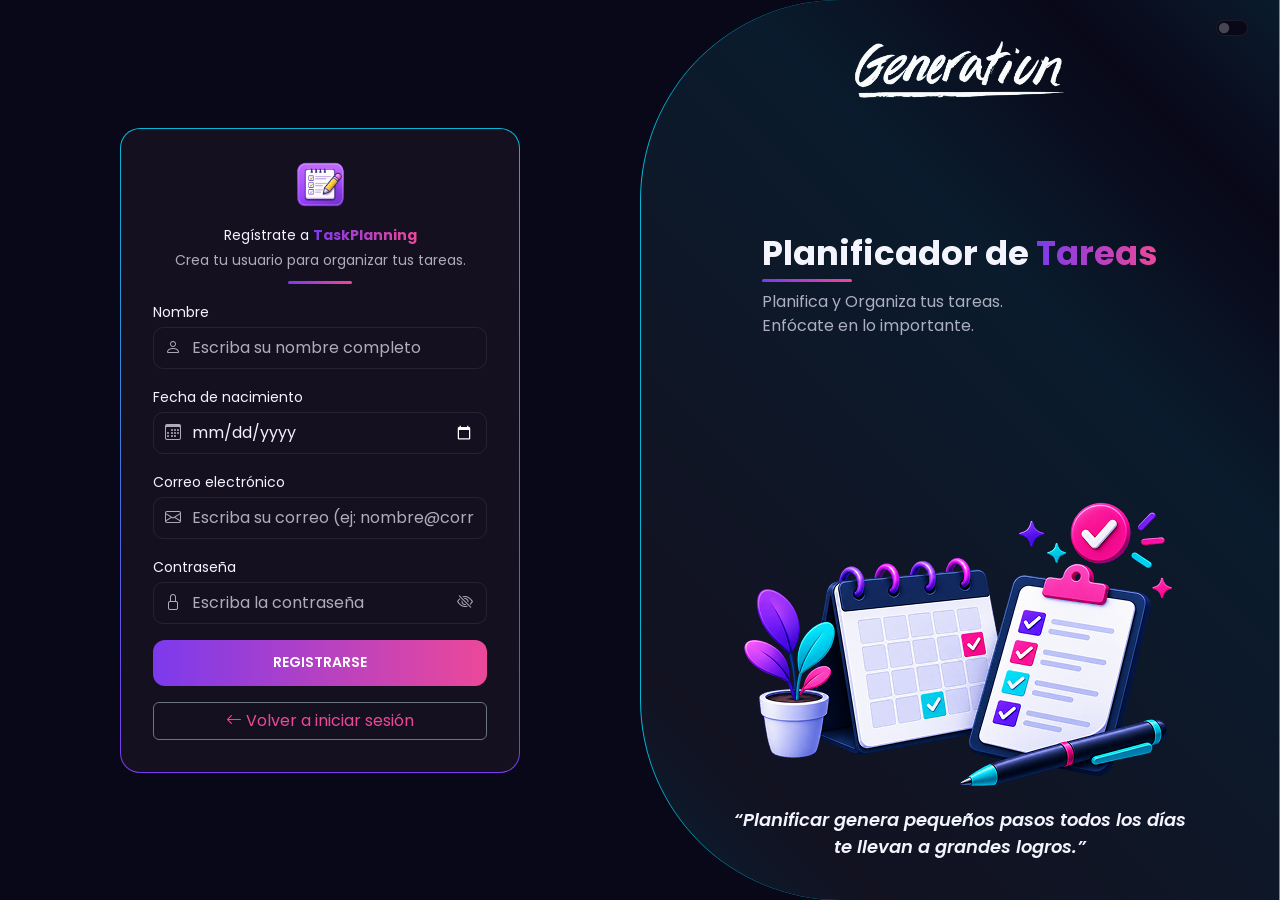
<file: pages/registro/registro.html>
<!DOCTYPE html>
<html lang="es" data-bs-theme="dark">
<head>
  <meta charset="UTF-8">
  <meta name="viewport" content="width=device-width, initial-scale=1.0">
  <script>
    (function () {
      var theme = localStorage.getItem("planificador.theme") || "dark";
      document.documentElement.setAttribute("data-bs-theme", theme);
      document.documentElement.style.backgroundColor = theme === "light" ? "#fefcf9" : "#080818";
    })();
  </script>
  <title>Registro · TaskPlanning</title>
  <link rel="preconnect" href="https://fonts.googleapis.com">
  <link rel="preconnect" href="https://fonts.gstatic.com" crossorigin>
  <link href="https://fonts.googleapis.com/css2?family=Poppins:ital,wght@0,400;0,500;0,600;0,700;0,800&display=swap" rel="stylesheet">
  <link href="https://cdn.jsdelivr.net/npm/bootstrap@5.3.3/dist/css/bootstrap.min.css" rel="stylesheet">
  <link href="https://cdn.jsdelivr.net/npm/bootstrap-icons@1.11.3/font/bootstrap-icons.min.css" rel="stylesheet">
  <link rel="stylesheet" href="../../css/style.css">
</head>
<body>
  <div class="form-check form-switch position-absolute top-0 end-0 mt-3 me-4" style="z-index: 10;">
    <input class="form-check-input" type="checkbox" role="switch" id="themeToggle" aria-label="Cambiar a modo claro">
  </div>

  <div class="row g-0 auth-shell">
    <!-- Formulario -->
    <div class="col-12 col-lg-6 auth-card-col">
      <div class="auth-card">
        <div class="auth-icon-badge">
          <img class="logo-crop sponsor-logo-dark" src="../../Assets/Images/logo-dark.png" alt="Logo TaskPlanning">
          <img class="logo-fit sponsor-logo-light" src="../../Assets/Images/logo-light.png" alt="Logo TaskPlanning">
        </div>

        <p class="text-center small mb-1">Regístrate a <strong class="text-brand-accent">TaskPlanning</strong></p>
        <p class="text-center text-body-secondary small mb-0">Crea tu usuario para organizar tus tareas.</p>
        <div class="auth-underline"></div>

        <div class="alert alert-success py-2 small mt-3 mb-0" id="registerSuccess" hidden>
          Cuenta creada correctamente. Ya puedes iniciar sesión.
        </div>
        <div class="alert alert-danger py-2 small mt-3 mb-0" id="registerError" hidden></div>

        <form id="registerForm" novalidate class="d-flex flex-column gap-3 mt-3">
          <div>
            <label for="fullName" class="form-label small mb-1">Nombre</label>
            <div class="auth-field">
              <i class="bi bi-person field-icon"></i>
              <input id="fullName" name="fullName" type="text" class="form-control" placeholder="Escriba su nombre completo" autocomplete="name" required>
            </div>
          </div>

          <div>
            <label for="birthDate" class="form-label small mb-1">Fecha de nacimiento</label>
            <div class="auth-field">
              <i class="bi bi-calendar3 field-icon"></i>
              <input id="birthDate" name="birthDate" type="date" class="form-control">
            </div>
          </div>

          <div>
            <label for="email" class="form-label small mb-1">Correo electrónico</label>
            <div class="auth-field">
              <i class="bi bi-envelope field-icon"></i>
              <input id="email" name="email" type="email" class="form-control" placeholder="Escriba su correo (ej: nombre@correo.com)" autocomplete="email" required>
            </div>
          </div>

          <div>
            <label for="password" class="form-label small mb-1">Contraseña</label>
            <div class="auth-field has-toggle">
              <i class="bi bi-lock field-icon"></i>
              <input id="password" name="password" type="password" class="form-control" placeholder="Escriba la contraseña" autocomplete="new-password" required minlength="5">
              <button class="field-toggle" type="button" id="togglePassword" aria-label="Mostrar contraseña">
                <i class="bi bi-eye-slash"></i>
              </button>
            </div>
          </div>

          <button type="submit" class="btn btn-brand">REGISTRARSE</button>
        </form>

        <a href="../inicio-sesion/inicio-sesion.html" class="btn btn-outline-secondary w-100 mt-3">
          <i class="bi bi-arrow-left"></i> Volver a iniciar sesión
        </a>
      </div>
    </div>

    <!-- Ilustración / marca -->
    <div class="col-12 col-lg-6 auth-illustration auth-illustration-flip">
      <div class="sponsor-logo-wrap sponsor-logo-dark auth-brand-logo">
        <img src="../../Assets/Images/sponsor-dark.png" alt="Generation">
      </div>
      <div class="sponsor-logo-wrap sponsor-logo-light auth-brand-logo">
        <img src="../../Assets/Images/sponsor-light.png" alt="Generation">
      </div>

      <div>
        <h1 class="fw-bold mb-0" style="font-size: 34px;">Planificador de <span class="text-brand-gradient">Tareas</span></h1>
        <div class="auth-heading-underline mb-2"></div>
        <p class="mb-0 text-body-secondary">Planifica y Organiza tus tareas.</p>
        <p class="text-body-secondary">Enfócate en lo importante.</p>
      </div>

      <div>
        <img class="auth-illustration-img sponsor-logo-dark" src="../../Assets/Images/imagen-iniciar-sesion-dark.png" alt="Ilustración de planificación de tareas">
        <img class="auth-illustration-img sponsor-logo-light" src="../../Assets/Images/imagen-iniciar-sesion-light.png" alt="Ilustración de planificación de tareas">
        <p class="fst-italic text-center fw-semibold mb-0" style="font-size: 18px;">
          “Planificar genera pequeños pasos todos los días<br>te llevan a grandes logros.”
        </p>
      </div>
    </div>
  </div>

  <script src="https://cdn.jsdelivr.net/npm/bootstrap@5.3.3/dist/js/bootstrap.bundle.min.js"></script>
  <script src="../../Components/config.js"></script>
  <script src="../../Components/auth.js"></script>
  <script src="registro.js"></script>
</body>
</html>
</file>
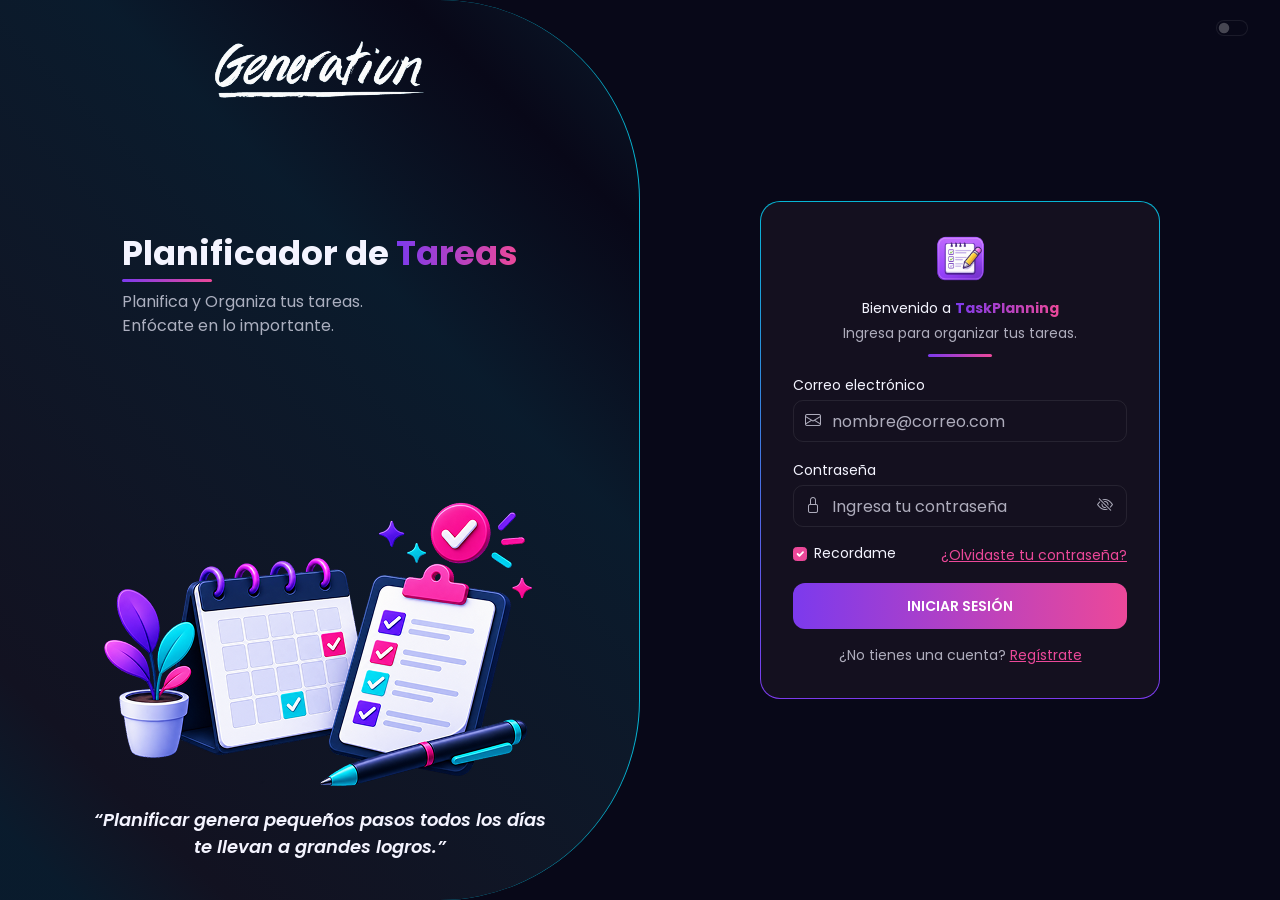
<file: pages/tareas/tareas.html>
<!DOCTYPE html>
<html lang="es" data-bs-theme="dark">
<head>
  <meta charset="UTF-8">
  <meta name="viewport" content="width=device-width, initial-scale=1.0">
  <script>
    (function () {
      var theme = localStorage.getItem("planificador.theme") || "dark";
      document.documentElement.setAttribute("data-bs-theme", theme);
      document.documentElement.style.backgroundColor = theme === "light" ? "#fefcf9" : "#080818";
    })();
  </script>
  <title>Tareas · TaskPlanning</title>
  <link rel="preconnect" href="https://fonts.googleapis.com">
  <link rel="preconnect" href="https://fonts.gstatic.com" crossorigin>
  <link href="https://fonts.googleapis.com/css2?family=Poppins:ital,wght@0,400;0,500;0,600;0,700;0,800&display=swap" rel="stylesheet">
  <link href="https://cdn.jsdelivr.net/npm/bootstrap@5.3.3/dist/css/bootstrap.min.css" rel="stylesheet">
  <link href="https://cdn.jsdelivr.net/npm/bootstrap-icons@1.11.3/font/bootstrap-icons.min.css" rel="stylesheet">
  <link rel="stylesheet" href="../../css/style.css">
</head>
<body class="d-flex flex-column min-vh-100">
  <script src="../../Components/auth.js"></script>
  <script>
    if (!Auth.getUser()) {
      window.location.replace("../inicio-sesion/inicio-sesion.html");
    }
  </script>
    <nav class="navbar navbar-expand-lg sticky-top border-bottom bg-body-tertiary">
    <div class="container-fluid px-4">
      <a class="navbar-brand d-flex align-items-center gap-2" href="../tareas/tareas.html">
        <span class="logo-wrap">
          <img class="logo-crop sponsor-logo-dark" src="../../Assets/Images/logo-dark.png" alt="Logo Planificador de Tareas">
          <img class="logo-fit sponsor-logo-light" src="../../Assets/Images/logo-light.png" alt="Logo Planificador de Tareas">
        </span>
      <span class="text-brand-accent">TaskPlanning</span>
      </a>

      <button class="navbar-toggler" type="button" data-bs-toggle="collapse" data-bs-target="#mainNav" aria-controls="mainNav" aria-expanded="false" aria-label="Abrir menú">
        <span class="navbar-toggler-icon"></span>
      </button>

      <div class="collapse navbar-collapse" id="mainNav">
        <ul class="navbar-nav me-auto mb-3 mb-lg-0 gap-lg-1">
          <li class="nav-item"><a class="nav-link" data-nav-key="dashboard" href="../dashboard/dashboard.html">Dashboard</a></li>
          <li class="nav-item"><a class="nav-link" data-nav-key="tareas" href="../tareas/tareas.html">Tareas</a></li>
          <li class="nav-item"><a class="nav-link" data-nav-key="calendario" href="../calendario/calendario.html">Calendario</a></li>
          <li class="nav-item"><a class="nav-link" data-nav-key="reportes" href="../reportes/reportes.html">Reportes</a></li>
        </ul>

        <div class="d-flex flex-wrap align-items-center gap-2">
          <span class="badge rounded-pill border bg-body-tertiary text-body fw-normal">
            <span class="dot dot-baja"></span>
            Completadas <span id="statCompleted">0</span>
          </span>
          <span class="badge rounded-pill border bg-body-tertiary text-body fw-normal">
            <span class="dot dot-alta"></span>
            Pendientes <span id="statPending">0</span>
          </span>

          <div class="form-check form-switch mb-0 ms-2">
            <input class="form-check-input" type="checkbox" role="switch" id="themeToggle" aria-label="Cambiar a modo claro">
          </div>

          <div class="dropdown ms-2">
            <button class="btn d-flex align-items-center gap-2 border bg-body-tertiary rounded-3 px-2 py-1" type="button" data-bs-toggle="dropdown" aria-expanded="false">
              <span class="avatar-brand" id="navUserInitial">L</span>
              <span class="fw-bold small d-none d-md-inline" id="navUserName">Invitado</span>
            </button>
            <ul class="dropdown-menu dropdown-menu-end">
              <li><a class="dropdown-item" href="../ajustes/ajustes.html">Ajustes</a></li>
              <li><button class="dropdown-item" id="logoutBtn" type="button">Cerrar sesión</button></li>
            </ul>
          </div>
        </div>
      </div>
    </div>
  </nav>
  <script>
    (function () {
      var user = window.Auth ? window.Auth.getUser() : null;
      var name = user ? user.name : "Invitado";
      document.getElementById("navUserName").textContent = name;
      document.getElementById("navUserInitial").textContent = name.charAt(0).toUpperCase();

      var themeToggle = document.getElementById("themeToggle");
      if (themeToggle) {
        themeToggle.checked = (localStorage.getItem("planificador.theme") || "dark") === "light";
      }

      try {
        var cachedStats = JSON.parse(localStorage.getItem("planificador.stats") || "null");
        if (cachedStats) {
          document.getElementById("statCompleted").textContent = cachedStats.completed;
          document.getElementById("statPending").textContent = cachedStats.pending;
        }
      } catch (e) {
        // Sin cache aun, se completa con la primera consulta al backend.
      }
    })();
  </script>

  <main class="container-fluid px-4 py-4 flex-grow-1">
    <div class="row g-4">
      <!-- Form/NuevaTarea -->
      <aside class="col-12 col-lg-4 col-xl-3">
        <div class="card card-form-tarea border-0 d-flex flex-column h-100">

          <form id="taskForm" novalidate class="d-flex flex-column gap-3 flex-grow-1 justify-content-between">
            <div class="d-flex align-items-center gap-2 mb-3">
              <span class="brand-bar"></span>
              <h2 class="fs-6 fw-semibold mb-0" style="font-size: 18px;">CREAR TAREA</h2>
            </div>

            <div>
              <label for="taskTitle" class="form-label form-label-title d-block">TÍTULO *</label>
              <input id="taskTitle" name="titulo" type="text" class="form-control" placeholder="¿Qué tienes pendiente?" autocomplete="off" required>
            </div>

            <div>
              <label for="taskDesc" class="form-label form-label-strong d-block">DESCRIPCIÓN</label>
              <textarea id="taskDesc" name="descripcion" class="form-control" placeholder="Detalla la tarea..." rows="3"></textarea>
            </div>

            <div>
              <label for="taskStatus" class="form-label form-label-strong d-block">ESTADO *</label>
              <select id="taskStatus" name="status" class="form-select" required>
                <option value="" disabled selected>Selecciona un estado</option>
                <option value="PENDIENTE">PENDIENTE</option>
                <option value="EN PROGRESO">EN PROGRESO</option>
                <option value="REVISIÓN">REVISIÓN</option>
                <option value="HECHO">HECHO</option>
              </select>
            </div>

            <div>
              <label for="taskDate" class="form-label form-label-strong d-block">FECHA LÍMITE</label>
              <input id="taskDate" name="fecha" type="datetime-local" class="form-control" required>
            </div>

            <div class="alert alert-danger py-2 small mb-0" id="formError" hidden></div>

            <button type="submit" class="btn btn-brand">+ AGREGAR TAREA</button>
          </form>
        </div>
      </aside>

      <!-- TaskList/Section -->
      <section class="col-12 col-lg-8 col-xl-9">
        <div class="d-flex flex-wrap align-items-center justify-content-between gap-3 mb-3">
          <div class="d-flex align-items-center gap-2">
            <span class="brand-bar"></span>
            <h2 class="fs-6 fw-bold mb-0" style="font-size: 15px;">GESTIÓN DE TAREAS</h2>
            <span class="small text-body-secondary" id="taskCount" style="font-size: 11px;">0 tareas</span>
          </div>

          <div class="d-flex flex-wrap align-items-center gap-3">
            <ul class="nav nav-pills gap-2" id="filterTabs">
              <li class="nav-item"><button class="nav-link active" data-filter="todos" type="button">TODOS</button></li>
              <li class="nav-item"><button class="nav-link" data-filter="PENDIENTE" type="button">PENDIENTE</button></li>
              <li class="nav-item"><button class="nav-link" data-filter="EN PROGRESO" type="button">EN PROGRESO</button></li>
              <li class="nav-item"><button class="nav-link" data-filter="REVISIÓN" type="button">REVISIÓN</button></li>
              <li class="nav-item"><button class="nav-link" data-filter="HECHO" type="button">HECHO</button></li>
            </ul>

            <!-- Progreso -->
            <div class="progress-widget bg-body-tertiary border d-flex align-items-center">
              <svg class="progress-ring" viewBox="0 0 60 60">
                <defs>
                  <linearGradient id="progressGradient" x1="0%" y1="0%" x2="100%" y2="0%">
                    <stop class="progress-gradient-start" offset="0%"></stop>
                    <stop class="progress-gradient-end" offset="100%"></stop>
                  </linearGradient>
                </defs>
                <circle class="progress-ring-track" cx="30" cy="30" r="26"></circle>
                <circle class="progress-ring-fill" id="progressRingFill" cx="30" cy="30" r="26"></circle>
              </svg>
              <div class="lh-sm">
                <p class="progress-pct mb-0" id="progressPct">0%</p>
                <p class="small text-body-secondary mb-0" style="font-size: 10px;">progreso total</p>
              </div>
            </div>
          </div>
        </div>

        <div class="task-summary-bar bg-body-tertiary border d-flex flex-wrap align-items-center mb-3" style="font-size: 11px;">
          <span class="d-flex align-items-center gap-2"><span class="dot dot-alta"></span>EN PROGRESO — <span id="countAlta">0</span></span>
          <span class="d-flex align-items-center gap-2"><span class="dot dot-media"></span>REVISIÓN — <span id="countMedia">0</span></span>
          <span class="d-flex align-items-center gap-2"><span class="dot dot-baja"></span>PENDIENTE — <span id="countBaja">0</span></span>
          <span class="d-flex align-items-center gap-2"><span class="dot dot-hecho"></span>HECHO — <span id="countHecho">0</span></span>
          <span class="ms-md-auto" id="completedRatio">0/0 completadas</span>
        </div>

        <div class="alert alert-danger py-2 small" id="listError" hidden></div>

        <div class="d-flex flex-column gap-2" id="taskList"></div>

        <p class="text-center text-body-secondary small py-4" id="emptyState" hidden>No hay tareas en esta categoría.</p>

        <nav aria-label="Paginación de tareas" class="mt-3">
          <ul class="pagination justify-content-center" id="pagination"></ul>
        </nav>
      </section>
    </div>
  </main>

    <footer class="border-top bg-body-tertiary mt-auto">
    <div class="container-fluid px-4 py-5">
      <div class="row g-4">
        <div class="col-12 col-md-5">
          <p class="fw-bold mb-2">Planificador de Tareas</p>
          <p class="small text-body-secondary">Organiza tus tareas de forma inteligente. Productividad sin fricciones, diseñada para ti.</p>
          <p class="small fw-bold mb-1" style="color: var(--accent-1);">AUTORA</p>
          <p class="small fw-semibold mb-0">Lizeth Andrea Caro Silva</p>
        </div>

        <div class="col-6 col-md-3">
          <p class="small fw-bold mb-2" style="color: var(--accent-1);">NAVEGACIÓN</p>
          <ul class="list-unstyled d-flex flex-column gap-2 small mb-0">
            <li><a class="text-body-secondary text-decoration-none" href="../dashboard/dashboard.html">Dashboard</a></li>
            <li><a class="text-body-secondary text-decoration-none" href="../tareas/tareas.html">Lista de Tareas</a></li>
            <li><a class="text-body-secondary text-decoration-none" href="../calendario/calendario.html">Calendario</a></li>
            <li><a class="text-body-secondary text-decoration-none" href="../reportes/reportes.html">Reportes</a></li>
            <li><a class="text-body-secondary text-decoration-none" href="../ajustes/ajustes.html">Ajustes</a></li>
          </ul>
        </div>

        <div class="col-6 col-md-4">
          <p class="small fw-bold mb-2" style="color: var(--accent-1);">PATROCINADORES</p>
          <p class="small text-body-secondary">Proyecto posible gracias al apoyo de nuestros patrocinadores principales.</p>
          <div class="card bg-body-secondary p-3 d-inline-flex" style="width: fit-content;">
            <div class="sponsor-logo-wrap sponsor-logo-dark">
              <img src="../../Assets/Images/sponsor-dark.png" alt="Generation">
            </div>
            <div class="sponsor-logo-wrap sponsor-logo-light">
              <img src="../../Assets/Images/sponsor-light.png" alt="Generation">
            </div>
            <p class="small text-body-secondary mt-2 mb-0">Patrocinador Principal</p>
          </div>
        </div>
      </div>
    </div>

    <div class="border-top py-3">
      <div class="container-fluid px-4">
        <p class="small text-body-secondary mb-0">© 2025 Planificador de Tareas · Lizeth Andrea Caro Silva</p>
      </div>
    </div>
  </footer>

  <script src="https://cdn.jsdelivr.net/npm/bootstrap@5.3.3/dist/js/bootstrap.bundle.min.js"></script>
  <script src="../../Components/config.js"></script>
  <script src="../../Components/navbar.js"></script>
  <script src="taskManager.js"></script>
  <script>
    Components.initNavbar("tareas");
  </script>
</body>
</html>
</file>
<file: css/style.css>
:root,
[data-bs-theme="light"] {
  --accent-1: #284c73;
  /* azul   */
  --accent-2: #7e5f42;
  /* marrón */
  --accent-3: #FEFCF9;


  --priority-alta: #e11d48;
  --priority-media: #f59e0b;
  --priority-baja: #059669;

  --bs-body-bg: #fefcf9;
  --bs-body-color: #281d16;
  --bs-border-color: rgba(40, 29, 22, 0.12);
  --bs-border-color-translucent: rgba(40, 29, 22, 0.12);
  --bs-tertiary-bg: rgba(40, 29, 22, 0.05);
  --bs-secondary-bg: rgba(40, 29, 22, 0.06);
  --bs-secondary-color: rgba(40, 29, 22, 0.75);
  --bs-emphasis-color: #281d16;
}

[data-bs-theme="dark"] {
  --accent-1: #7c3aed;
  /* morado */
  --accent-2: #ec4899;
  /* rosa   */
  --accent-3: #06b6d4;
  /* cian   */

  --accent-4: #121221;
  /* gris oscuro */
  --accent-5: #080818;
  /* azul oscuro */
  --accent-6: #F0F0FF;
  /*  blanco hueso */

  --priority-alta: #ff3b64;
  --priority-media: #fbb034;
  --priority-baja: #1da36d;

  --bs-body-bg: #080818;
  --bs-body-color: #f0f0ff;
  --bs-border-color: rgba(255, 255, 255, 0.08);
  --bs-border-color-translucent: rgba(255, 255, 255, 0.08);
  --bs-tertiary-bg: rgba(255, 255, 255, 0.04);
  --bs-secondary-bg: rgba(255, 255, 255, 0.05);
  --bs-secondary-color: rgba(240, 240, 255, 0.7);
  --bs-emphasis-color: #f0f0ff;
}

body {
  font-family: "Poppins", system-ui, sans-serif;
  transition: background-color 0.2s ease, color 0.2s ease;
}


.brand-bar {
  width: 4px;
  height: 22px;
  border-radius: 2px;
  background: linear-gradient(180deg, var(--accent-2), var(--accent-1));
  flex-shrink: 0;
}

.btn-brand {
  background: linear-gradient(90deg, var(--accent-1), var(--accent-2));
  border: none;
  color: #fff;
  font-weight: 600;
}

.btn-brand:hover,
.btn-brand:focus {
  color: #fff;
  filter: brightness(1.08);
}

.dot {
  display: inline-block;
  width: 7px;
  height: 7px;
  border-radius: 2px;
  flex-shrink: 0;
}

.dot-alta {
  background: rgb(13, 202, 240);
}

.dot-media {
  background: rgb(255, 193, 7);
}

.dot-baja {
  background: #FF3B64;
}

.dot-hecho {
  background: rgb(25, 135, 84);
}

.status-pendiente {
  background-color: #FF3B64;
  color: #fff;
}

.status-progreso {
  background-color: rgb(13, 202, 240);
  color: #000;
}

.status-revision {
  background-color: rgb(255, 193, 7);
  color: #000;
}

.status-hecho {
  background-color: rgb(25, 135, 84);
  color: #fff;
}

.badge-alta {
  background: var(--priority-alta) !important;
}

.badge-media {
  background: var(--priority-media) !important;
}

.badge-baja {
  background: var(--priority-baja) !important;
}


.logo-wrap {
  width: 40px;
  height: 40px;
  border-radius: 10px;
  overflow: hidden;
  position: relative;
  flex-shrink: 0;
}

.logo-crop {
  position: absolute;
  width: 253.12%;
  height: 168.75%;
  left: -75.33%;
  top: -30.08%;
  max-width: none;
}

.logo-fit {
  width: 100%;
  height: 100%;
  object-fit: contain;
}

.sponsor-logo-wrap {
  width: 100%;
  max-width: 250px;
  aspect-ratio: 250 / 64;
  height: auto;
  border-radius: 6px;
  overflow: hidden;
  position: relative;
}

.sponsor-logo-wrap img {
  width: 100%;
  height: 100%;
  object-fit: cover;
  display: block;
}

.sponsor-logo-dark {
  display: block;
}

.sponsor-logo-light {
  display: none;
}

[data-bs-theme="dark"] .sponsor-logo-dark {
  display: block;
}

[data-bs-theme="dark"] .sponsor-logo-light {
  display: none;
}

[data-bs-theme="light"] .sponsor-logo-dark {
  display: none;
}

[data-bs-theme="light"] .sponsor-logo-light {
  display: block;
}

.navbar .nav-link {
  border-radius: 8px;
  padding: 0.375rem 0.875rem;
  font-weight: 600;
  font-size: 0.8rem;
}

.navbar .nav-link.active {
  background: color-mix(in srgb, var(--accent-1) 15%, transparent);
  border: 1px solid color-mix(in srgb, var(--accent-1) 30%, transparent);
  color: var(--accent-1) !important;
}


.avatar-brand {
  width: 30px;
  height: 30px;
  border-radius: 8px;
  display: flex;
  align-items: center;
  justify-content: center;
  font-weight: 800;
  font-size: 13px;
  color: #fff;
  background: linear-gradient(90deg, var(--accent-1), var(--accent-2));
}


#themeToggle {
  cursor: pointer;
}

#themeToggle:checked {
  background-color: var(--accent-1);
  border-color: var(--accent-1);
}


.priority-btn {
  font-size: 10px;
  font-weight: 700;
  letter-spacing: 0.02em;
}

.btn-check:checked+label.priority-alta {
  background: var(--priority-alta);
  border-color: var(--priority-alta);
  color: #fff;
}

.btn-check:checked+label.priority-media {
  background: var(--priority-media);
  border-color: var(--priority-media);
  color: #fff;
}

.btn-check:checked+label.priority-baja {
  background: var(--priority-baja);
  border-color: var(--priority-baja);
  color: #fff;
}


#filterTabs .nav-link {
  font-size: 10px;
  font-weight: 700;
  color: var(--bs-body-color);
}

#filterTabs .nav-link.active {
  background: linear-gradient(90deg, var(--accent-1), var(--accent-2));
  color: #fff;
}


.task-card.priority-alta {
  border-color: color-mix(in srgb, var(--priority-alta) 20%, transparent);
}

.task-card.priority-media {
  border-color: color-mix(in srgb, var(--priority-media) 20%, transparent);
}

.task-card.priority-baja {
  border-color: color-mix(in srgb, var(--priority-baja) 20%, transparent);
}

.task-check {
  width: 24px;
  height: 24px;
  border-radius: 6px;
  border: 2px solid var(--bs-border-color);
  background: transparent;
  color: #fff;
  display: flex;
  align-items: center;
  justify-content: center;
  padding: 0;
  flex-shrink: 0;
}

.task-card.is-done .task-check {
  border: none;
}

.task-card.priority-alta.is-done .task-check {
  background: var(--priority-alta);
}

.task-card.priority-media.is-done .task-check {
  background: var(--priority-media);
}

.task-card.priority-baja.is-done .task-check {
  background: var(--priority-baja);
}

.task-card.is-done .task-title,
.task-card.is-done .task-desc {
  color: var(--bs-secondary-color);
  text-decoration: line-through;
}

.task-delete {
  border: none;
  background: transparent;
  color: var(--bs-secondary-color);
  font-size: 18px;
  line-height: 1;
  padding: 0;
}

.task-delete:hover {
  color: var(--priority-alta);
}


.done-button {
  align-self: center;
  display: inline-flex;
  align-items: center;
  justify-content: center;
  height: 46px;
  min-width: 132px;
  padding: 0 16px;
  border: none;
  border-radius: 10px;
  background: linear-gradient(90deg, var(--accent-1), var(--accent-2));
  color: #fff;
  font-weight: 600;
  font-size: 13px;
  white-space: nowrap;
}

.done-button:hover:not(:disabled),
.done-button:focus-visible:not(:disabled) {
  background: linear-gradient(90deg, var(--accent-1), var(--accent-2));
  color: #fff;
  filter: brightness(1.08);
}

.done-button:disabled {
  background: linear-gradient(90deg, var(--accent-1), var(--accent-2));
  color: #fff;
  opacity: 0.55;
}


.progress-ring {
  width: 44px;
  height: 44px;
  transform: rotate(-90deg);
}

.progress-ring-track {
  fill: none;
  stroke: var(--bs-border-color);
  stroke-width: 5;
}

.progress-ring-fill {
  fill: none;

  stroke: url(#progressGradient);
  stroke-width: 5;
  stroke-linecap: round;
  transition: stroke-dashoffset 0.3s ease;
}

.progress-gradient-start {
  stop-color: var(--accent-1);
}

.progress-gradient-end {
  stop-color: var(--accent-2);
}


.pagination .page-item.active .page-link {
  background: linear-gradient(90deg, var(--accent-1), var(--accent-2));
  border-color: transparent;
  color: #fff;
}

.pagination .page-link {
  color: var(--bs-body-color);
}


.placeholder-main {
  min-height: 60vh;
}


.navbar {
  min-height: 68px;
}

.navbar-brand {
  gap: 14px !important;
}


.card-form-tarea {

  height: 100%;
  border-radius: 20px;
  padding: 28px;
  gap: 22px;
  background: rgba(40, 76, 115, 0.08);
  border: 1px solid rgba(40, 76, 115, 0.28);
  justify-content: space-between;
}


[data-bs-theme="dark"] .card-form-tarea {
  background: rgba(124, 58, 237, 0.1);
  border-color: rgba(124, 58, 237, 0.3);
}

.form-label-title {
  font-size: 15px;
  font-weight: 600;
  margin-bottom: 7px;
}

.form-label-strong {
  font-size: 15px;
  font-weight: 700;
  margin-bottom: 7px;
}

.card-form-tarea .form-control {
  border-radius: 10px;
  padding: 9px 14px;
  font-size: 13px;
  background: white;
  border: 1px solid rgba(40, 76, 115, 0.35);
}

[data-bs-theme="dark"] .card-form-tarea .form-control {
  background: rgba(124, 58, 237, 0.14);
  border-color: rgba(124, 58, 237, 0.32);
  color: var(--bs-body-color);
}

.card-form-tarea .form-control:focus {
  border-color: var(--accent-1);
  box-shadow: 0 0 0 0.2rem color-mix(in srgb, var(--accent-1) 25%, transparent);
}

.card-form-tarea textarea.form-control {
  min-height: 72px;
}

.card-form-tarea .form-select {
  border-radius: 10px;
  padding: 9px 14px;
  font-size: 13px;
  background-color: white;
  border: 1px solid rgba(40, 76, 115, 0.35);
}

[data-bs-theme="dark"] .card-form-tarea .form-select {
  background-color: rgba(124, 58, 237, 0.14) !important;
  background-image: none !important;
  border-color: rgba(124, 58, 237, 0.32);
  color: var(--bs-body-color);
}

[data-bs-theme="dark"] .card-form-tarea .form-select option {
  background-color: #1a1a2e;
  color: #f0f0ff;
}

[data-bs-theme="dark"] .card-form-tarea .form-select option:checked {
  background: linear-gradient(#7c3aed, #7c3aed);
  background-color: #7c3aed !important;
}

.card-form-tarea .form-select:focus {
  border-color: var(--accent-1);
  box-shadow: 0 0 0 0.2rem color-mix(in srgb, var(--accent-1) 25%, transparent);
}

.priority-btn {
  height: 34px;
  border-radius: 10px !important;
  font-size: 10px;
  font-weight: 700;
  letter-spacing: 0.02em;
}

.btn-group.priority-picker {
  gap: 8px;
}

.btn-brand {
  height: 46px;
  border-radius: 12px;
  font-size: 14px;
}


.progress-widget {
  border-radius: 12px;
  padding: 10px 16px;
  gap: 12px;
  background: rgba(40, 76, 115, 0.06);
  border: 1px solid rgba(40, 76, 115, 0.16);
}

[data-bs-theme="dark"] .progress-widget {
  background: rgba(124, 58, 237, 0.08);
  border-color: rgba(124, 58, 237, 0.18);
}

.progress-widget .progress-ring {
  width: 40px;
  height: 40px;
}

.progress-widget .progress-pct {
  font-size: 18px;
  font-weight: 800;
  line-height: 1;
}


#filterTabs .nav-link {
  border-radius: 100px;
  padding: 6px 14px;
}


.task-summary-bar {
  border-radius: 12px;
  padding: 10px 16px;
  gap: 20px;
}


.task-card {
  border-radius: 16px !important;
}

.task-card .card-body {
  padding: 18px 20px;
  gap: 14px;
}

.task-title {
  font-size: 15px;
}

.task-desc {
  font-size: 13px;
}

.badge-priority {
  font-size: 9px;
  padding: 3px 10px;
}


.pagination {
  gap: 8px;
}

.pagination .page-link {
  width: 34px;
  height: 34px;
  border-radius: 9px;
  border: none;
  padding: 0;
  display: flex;
  align-items: center;
  justify-content: center;
  font-weight: 700;
  font-size: 12px;
}

.text-brand-accent {
  font-weight: 700;
  background: linear-gradient(90deg, var(--accent-1), var(--accent-2));
  -webkit-background-clip: text;
  background-clip: text;
  color: transparent;
}

.text-brand-gradient {
  background: linear-gradient(90deg, var(--accent-1), var(--accent-2));
  -webkit-background-clip: text;
  background-clip: text;
  color: transparent;
}


.auth-shell {
  min-height: 100vh;
  background: #080818;
  color: #f4f4ff;
}

[data-bs-theme="light"] .auth-shell {
  background: #fefcf9;
  color: #281d16;
}


.auth-illustration {
  min-height: 320px;
  padding: 40px;
  display: flex;
  align-items: center;
  flex-direction: column;
  justify-content: space-between;
  border-radius: 0 200px 200px 0;
  border-right: 1px solid var(--accent-3);
  background: linear-gradient(45deg, color-mix(in srgb, var(--accent-3) 10%, #0a0a1a) 5%, color-mix(in srgb, var(--accent-4) 100%, #0a0a1a) 15%, color-mix(in srgb, var(--accent-3) 10%, #0a0a1a) 65%, color-mix(in srgb, var(--accent-5) 100%, #0a0a1a) 85%, color-mix(in srgb, var(--accent-3) 10%, #0a0a1a) 100%);
}

[data-bs-theme="light"] .auth-illustration {
  border-color: var(--accent-1);
  background: linear-gradient(45deg, color-mix(in srgb, var(--accent-1) 10%, #284c73 20%) 5%, color-mix(in srgb, var(--accent-3) 100%, #fefcf9) 15%, color-mix(in srgb, var(--accent-1) 5%, #284c73 25%) 65%, color-mix(in srgb, var(--accent-3) 100%, #fefcf9) 85%, color-mix(in srgb, var(--accent-1) 5%, #284c73 20%) 100%);
}


.auth-illustration-flip {
  border-radius: 200px 0 0 200px;
  border-left: 1px solid var(--accent-3);
}

.auth-illustration .script-logo {
  font-family: "Segoe Script", "Brush Script MT", cursive;
  font-size: 28px;
  border-bottom: 2px solid currentColor;
  padding-bottom: 4px;
  display: inline-block;
}

.auth-heading-underline {
  width: 90px;
  height: 3px;
  margin-top: 6px;
  border-radius: 2px;
  background: linear-gradient(90deg, var(--accent-1), var(--accent-2));
}

.auth-brand-logo {
  display: block;
  width: 100%;
  max-width: 220px;
  aspect-ratio: 220 / 59;
  height: auto;
}

.auth-illustration-img {
  display: block;
  max-width: 480px;
  width: 100%;
  height: auto;

}

.auth-card-col {
  display: flex;
  align-items: center;
  justify-content: center;
  padding: 80px;
}


.auth-card {
  width: 100%;
  max-width: 400px;
  padding: 32px;
  border-radius: 20px;
  border: 1px solid transparent;
  background: linear-gradient(#14101f, #14101f) padding-box,
    linear-gradient(180deg, var(--accent-3), var(--accent-1)) border-box;
}

[data-bs-theme="light"] .auth-card {
  background: linear-gradient(#fff, #fff) padding-box,
    linear-gradient(180deg, color-mix(in srgb, var(--accent-1) 30%, transparent), color-mix(in srgb, var(--accent-2) 30%, transparent)) border-box;
}

.auth-icon-badge {
  width: 48px;
  height: 48px;
  margin: 0 auto 16px;
  border-radius: 12px;
  overflow: hidden;
  position: relative;
}

.auth-underline {
  width: 64px;
  height: 3px;
  margin: 10px auto 0;
  border-radius: 2px;
  background: linear-gradient(90deg, var(--accent-1), var(--accent-2));
}


.auth-field {
  position: relative;
}

.auth-field .form-control {
  height: 42px;
  border-radius: 10px;
  padding-left: 38px;
  background: transparent;
  border-color: var(--bs-border-color);
  color: var(--bs-body-color);
}

.auth-field .form-control:focus {
  border-color: var(--accent-2);
  box-shadow: 0 0 0 0.2rem color-mix(in srgb, var(--accent-2) 20%, transparent);
}

.auth-field .field-icon {
  position: absolute;
  left: 12px;
  top: 50%;
  transform: translateY(-50%);
  color: var(--bs-secondary-color);
  pointer-events: none;
}

.auth-field .field-toggle {
  position: absolute;
  right: 10px;
  top: 50%;
  transform: translateY(-50%);
  border: none;
  background: transparent;
  color: var(--bs-secondary-color);
  padding: 4px;
}

.auth-field.has-toggle .form-control {
  padding-right: 34px;
}

.auth-card .form-check-input:checked {
  background-color: var(--accent-2);
  border-color: var(--accent-2);
}

.auth-card a {
  color: var(--accent-2);
}

.dashboard-card {
  border-radius: 20px;
  padding: 24px;
  border: 1px solid var(--bs-border-color);
  background: var(--bs-tertiary-bg);
  box-shadow: 0 4px 20px rgba(0, 0, 0, 0.05);
  transition: transform 0.2s ease, box-shadow 0.2s ease;
}

[data-bs-theme="dark"] .dashboard-card {
  background: #101022;
  border-color: rgba(255, 255, 255, 0.07);
}

[data-bs-theme="light"] .dashboard-card {
  background: #fdfbf7;
  border-color: rgba(40, 29, 22, 0.09);
}


.dashboard-card-today {
  display: flex;
  flex-direction: column;
}

[data-bs-theme="dark"] .dashboard-card-today {
  background: #111124;
}

[data-bs-theme="light"] .dashboard-card-today {
  background: #f4ece2;
  border-color: rgba(40, 29, 22, 0.08);
}

#dashTodayTasks {
  max-height: 340px;
  overflow-y: auto;
  padding-right: 4px;
}

.today-task-item {
  display: flex;
  align-items: flex-start;
  gap: 12px;
  padding: 10px 0;
  border-bottom: 1px solid rgba(255, 255, 255, 0.05);
}

[data-bs-theme="light"] .today-task-item {
  border-bottom: 1px solid rgba(40, 29, 22, 0.06);
}

.today-task-item:last-child {
  border-bottom: none;
}

.today-task-radio {
  width: 20px;
  height: 20px;
  border-radius: 50%;
  border: 2px solid currentColor;
  opacity: 0.75;
  display: inline-flex;
  align-items: center;
  justify-content: center;
  flex-shrink: 0;
  margin-top: 3px;
  cursor: pointer;
  transition: all 0.2s ease;
}

.today-task-radio.active {
  border-color: #06b6d4;
  color: #06b6d4;
  opacity: 1;
}

.today-task-radio.active::after {
  content: "";
  width: 8px;
  height: 8px;
  background-color: currentColor;
  border-radius: 50%;
}

.dash-add-task-link {
  color: #06b6d4;
  font-weight: 600;
  font-size: 0.95rem;
  text-decoration: none;
  display: inline-flex;
  align-items: center;
  gap: 8px;
  margin-top: auto;
  padding-top: 14px;
  transition: opacity 0.2s ease;
}

[data-bs-theme="light"] .dash-add-task-link {
  color: #284c73;
}

.dash-add-task-link:hover {
  opacity: 0.85;
}


.dashboard-card-calendar {
  display: flex;
  flex-direction: column;
  align-items: center;
  justify-content: space-between;
}

[data-bs-theme="dark"] .dashboard-card-calendar {
  background: #111124;
}

[data-bs-theme="light"] .dashboard-card-calendar {
  background: #fdfbf7;
}

.mini-cal-month-pill {
  background: #080818;
  color: #f0f0ff;
  border-radius: 6px;
  padding: 3px 18px;
  font-size: 11px;
  font-weight: 700;
  letter-spacing: 0.03em;
  margin-bottom: 12px;
}

[data-bs-theme="light"] .mini-cal-month-pill {
  background: #7e5f42;
  color: #ffffff;
}

.mini-cal-table {
  width: 100%;
  max-width: 270px;
  border-collapse: separate;
  border-spacing: 4px 3px;
  font-size: 11px;
  text-align: center;
}

.mini-cal-table th {
  font-weight: 600;
  color: var(--bs-secondary-color);
  padding: 4px 2px;
}

.mini-cal-table th.cal-weekend {
  color: #0ea5e9;
  font-weight: 700;
}

.mini-cal-table td {
  padding: 3px 2px;
  color: var(--bs-body-color);
  font-weight: 500;
}

.mini-cal-table td.cal-weekend {
  color: #0ea5e9;
  font-weight: 600;
}

.mini-cal-table td.cal-other-month {
  opacity: 0.35;
}

.cal-week-badge {
  background: rgba(255, 255, 255, 0.06);
  color: var(--bs-secondary-color);
  border-radius: 4px;
  font-size: 10px;
  padding: 2px 4px;
  display: inline-block;
  min-width: 20px;
}

[data-bs-theme="light"] .cal-week-badge {
  background: rgba(40, 29, 22, 0.07);
}

.cal-today-badge {
  background: #000000;
  color: #ffffff;
  border-radius: 5px;
  padding: 2px 5px;
  font-weight: 700;
  display: inline-block;
}

.mini-cal-task-dot {
  display: inline-block;
  width: 5px;
  height: 5px;
  border-radius: 50%;
  background: #0ea5e9;
  margin-left: 3px;
  vertical-align: middle;
}

[data-bs-theme="light"] .cal-today-badge {
  background: #281d16;
  color: #ffffff;
}

.cal-birthday-badge {
  background: linear-gradient(90deg, var(--accent-1), var(--accent-2));
  color: #ffffff;
  border-radius: 5px;
  padding: 2px 6px;
  font-weight: 700;
  display: inline-flex;
  align-items: center;
  gap: 3px;
  font-size: 10px;
}

.dash-art-wrap {
  width: 100%;
  max-width: 260px;
  margin: 10px auto 0 auto;
}

.dash-art-img {
  width: 100%;
  height: auto;
  display: block;
}


.dashboard-row {
  --bs-gutter-x: 30px !important;
  --bs-gutter-y: 30px !important;
}

.dashboard-right-col {
  display: flex;
  flex-direction: column;
  gap: 30px !important;
}


.dashboard-card-progress {
  display: flex;
  flex-direction: column;
  align-items: center;
  text-align: center;
  padding-left: 28px !important;
  padding-right: 28px !important;
  padding-top: 24px;
  padding-bottom: 24px;
}

[data-bs-theme="dark"] .dashboard-card-progress {
  background: #111124;
}

[data-bs-theme="light"] .dashboard-card-progress {
  background: #fdfbf7;
}

.dash-progress-ring-box {
  width: 220px;
  height: 220px;
  position: relative;
  display: flex;
  flex-direction: column;
  align-items: center;
  justify-content: center;
  flex-shrink: 0;
  margin: auto;
}

.dash-progress-ring-svg {
  width: 100%;
  height: 100%;
  transform: rotate(-90deg);
}

.dash-progress-track {
  fill: none;
  stroke: var(--bs-border-color);
  stroke-width: 14;
}

.dash-progress-fill {
  fill: none;
  stroke: url(#dashProgressGradient);
  stroke-width: 14;
  stroke-linecap: round;
  transition: stroke-dashoffset 0.4s ease;
}

.dash-progress-center {
  position: absolute;
  inset: 0;
  display: flex;
  flex-direction: column;
  align-items: center;
  justify-content: center;
  text-align: center;
}

.dash-progress-pct {
  font-size: 2.8rem;
  font-weight: 800;
  line-height: 1;
}

.dash-progress-focus {
  font-size: 1.1rem;
  font-weight: 600;
  opacity: 0.95;
  margin-top: 6px;
}

[data-bs-theme="dark"] .dash-progress-pct,
[data-bs-theme="dark"] .dash-progress-focus {
  color: #ffffff;
}

[data-bs-theme="light"] .dash-progress-pct,
[data-bs-theme="light"] .dash-progress-focus {
  color: #281d16;
}


.dashboard-card-streak {
  border-radius: 20px;
  padding: 24px;
}

[data-bs-theme="dark"] .dashboard-card-streak {
  background: #111124;
  border: 1px solid rgba(255, 255, 255, 0.08);
  color: #f0f0ff;
}

[data-bs-theme="light"] .dashboard-card-streak {
  background: #15325b !important;
  color: #ffffff !important;
  border: none !important;
}

.dash-streak-flame {
  width: 52px;
  height: 52px;
  border-radius: 14px;
  background: rgba(245, 158, 11, 0.2);
  display: flex;
  align-items: center;
  justify-content: center;
  font-size: 2rem;
  color: #f59e0b;
  flex-shrink: 0;
}


.construccion-badge {
  font-size: 13px;
  font-weight: 600;
  color: var(--bs-secondary-color);
  letter-spacing: 0.04em;
}

.construccion-art {
  display: block;
  max-width: 300px;
  width: 100%;
  height: auto;
  margin: 24px auto;
}


/* ==========================================================
   CALENDARIO
   ========================================================== */

.cal-card {
  border-radius: 20px;
  padding: 24px;
  border: 1px solid var(--bs-border-color);
  background: var(--bs-tertiary-bg);
}

[data-bs-theme="dark"] .cal-card {
  background: #101022;
  border-color: rgba(255, 255, 255, 0.07);
}

[data-bs-theme="light"] .cal-card {
  background: #fdfbf7;
  border-color: rgba(40, 29, 22, 0.09);
}

.cal-month-label {
  font-weight: 700;
  font-size: 14px;
  min-width: 150px;
  text-align: center;
  display: inline-block;
}

.cal-grid {
  display: grid;
  grid-template-columns: repeat(7, minmax(0, 1fr));
  gap: 6px;
}

.cal-grid-header {
  margin-bottom: 8px;
  font-size: 11px;
  font-weight: 700;
  text-transform: uppercase;
  letter-spacing: 0.03em;
  color: var(--bs-secondary-color);
  text-align: center;
}

.cal-weekend-label {
  color: #0ea5e9;
}

.cal-day-cell {
  min-height: 96px;
  min-width: 0;
  border-radius: 12px;
  border: 1px solid var(--bs-border-color);
  background: transparent;
  padding: 8px;
  display: flex;
  flex-direction: column;
  align-items: flex-start;
  gap: 4px;
  text-align: left;
  cursor: pointer;
  transition: border-color 0.15s ease, background 0.15s ease;
  overflow: hidden;
}

.cal-day-cell:hover {
  border-color: var(--accent-1);
}

.cal-day-cell.cal-other-month {
  opacity: 0.35;
}

.cal-day-cell.cal-weekend .cal-day-number {
  color: #0ea5e9;
}

.cal-day-cell.cal-is-today .cal-day-number {
  background: #000000;
  color: #fff;
  border-radius: 5px;
  padding: 1px 6px;
}

[data-bs-theme="light"] .cal-day-cell.cal-is-today .cal-day-number {
  background: #281d16;
}

.cal-day-cell.cal-is-selected {
  border-color: var(--accent-1);
  background: color-mix(in srgb, var(--accent-1) 12%, transparent);
}

.cal-day-number {
  font-weight: 700;
  font-size: 12px;
}

.cal-day-tasks {
  display: flex;
  flex-direction: column;
  gap: 3px;
  width: 100%;
  min-width: 0;
}

.cal-task-pill {
  display: flex;
  align-items: center;
  gap: 4px;
  font-size: 10px;
  background: var(--bs-secondary-bg);
  border-radius: 6px;
  padding: 2px 6px;
  width: 100%;
  min-width: 0;
}

.cal-task-pill .dot {
  flex-shrink: 0;
}

.cal-task-pill-text {
  flex: 1;
  min-width: 0;
  white-space: nowrap;
  overflow: hidden;
  text-overflow: ellipsis;
}

.cal-more-badge {
  font-size: 9px;
  font-weight: 600;
  color: var(--bs-secondary-color);
  padding-left: 2px;
}

.cal-legend {
  font-size: 11px;
  color: var(--bs-secondary-color);
}

/* Bootstrap's .d-flex usa !important, que gana sobre el atributo [hidden]
   nativo; sin esto, el estado vacío del panel del día quedaría visible
   aunque tenga el atributo hidden. */
#calEmptyState[hidden] {
  display: none !important;
}


/* ==========================================================
   REPORTES
   ========================================================== */

.report-card {
  border-radius: 20px;
  padding: 24px;
  border: 1px solid var(--bs-border-color);
  background: var(--bs-tertiary-bg);
}

[data-bs-theme="dark"] .report-card {
  background: #101022;
  border-color: rgba(255, 255, 255, 0.07);
}

[data-bs-theme="light"] .report-card {
  background: #fdfbf7;
  border-color: rgba(40, 29, 22, 0.09);
}

.period-btn {
  border: 1px solid var(--bs-border-color);
  background: transparent;
  color: var(--bs-body-color);
  border-radius: 100px;
  padding: 6px 16px;
  font-size: 11px;
  font-weight: 700;
  letter-spacing: 0.02em;
}

.period-btn.active {
  background: linear-gradient(90deg, var(--accent-1), var(--accent-2));
  color: #fff;
  border-color: transparent;
}

.report-table {
  color: var(--bs-body-color);
  font-size: 13px;
}

.report-table thead th {
  font-size: 11px;
  text-transform: uppercase;
  letter-spacing: 0.03em;
  color: var(--bs-secondary-color);
  border-bottom-width: 1px;
  white-space: nowrap;
}

.report-table td {
  vertical-align: top;
}

@media print {
  .no-print {
    display: none !important;
  }

  body {
    background: #ffffff !important;
    color: #000000 !important;
  }

  main {
    padding: 0 !important;
  }

  #reportPrintArea,
  #reportPrintArea * {
    background: #ffffff !important;
    color: #000000 !important;
    box-shadow: none !important;
    border-color: #ccc !important;
  }
}
</file>
